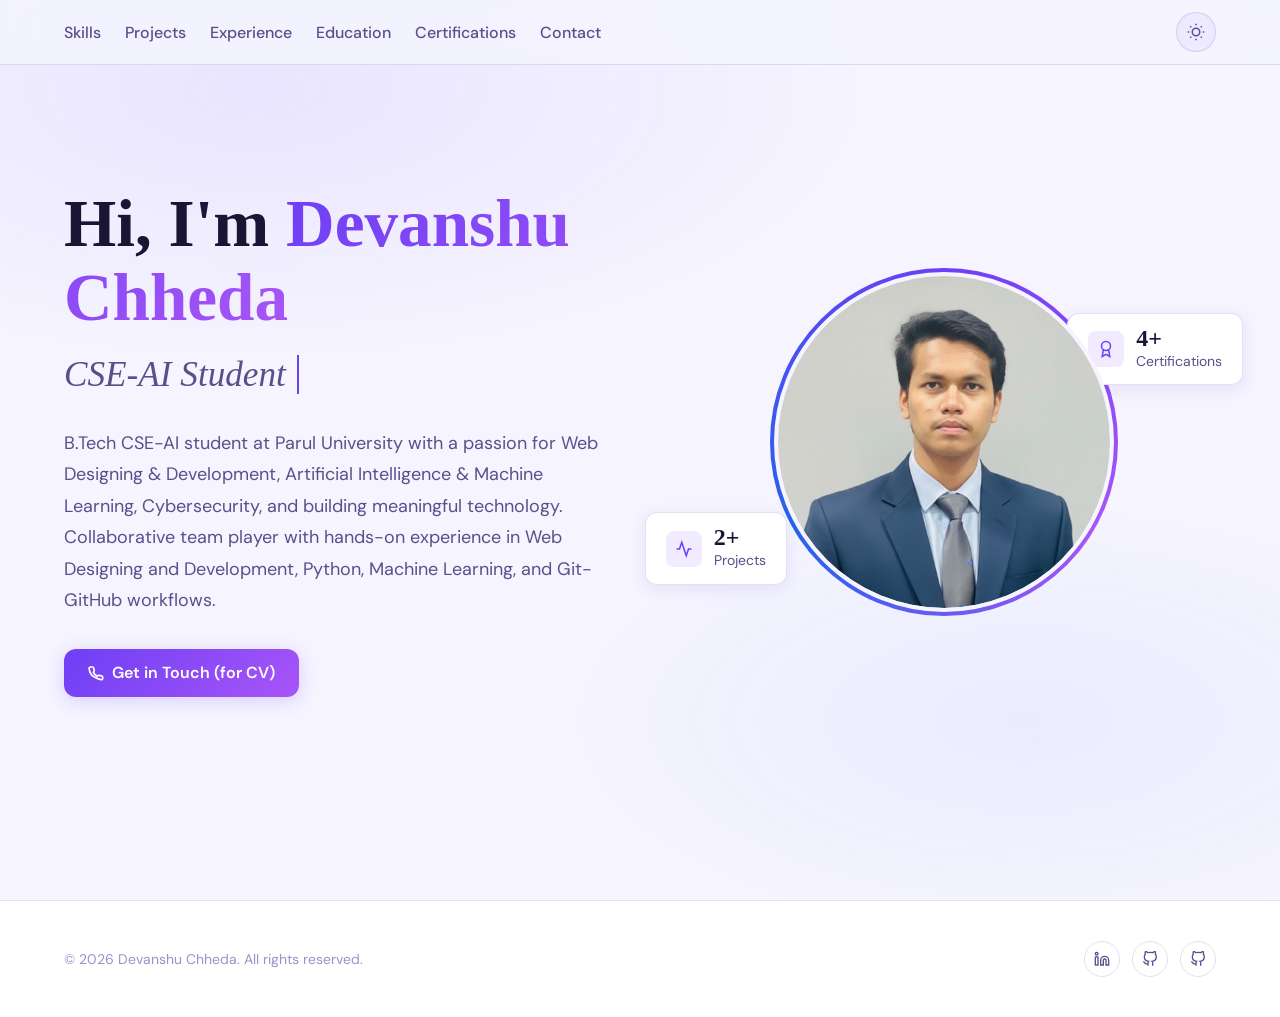
<file: index.html>
<!DOCTYPE html>
<html lang="en" data-theme="dark">
<head>
  <meta charset="UTF-8"/>
  <link rel="icon" href="data:image/svg+xml,<svg xmlns='http://www.w3.org/2000/svg'/>">
  <meta name="viewport" content="width=device-width, initial-scale=1.0"/>
  <meta name="description" content="Devanshu Chheda — B.Tech CSE-AI, Parul University. Portfolio website."/>
  <title>Devanshu Chheda — Portfolio</title>
  <link rel="preconnect" href="https://fonts.googleapis.com">
  <link rel="preconnect" href="https://fonts.gstatic.com" crossorigin>
  <link href="https://fonts.googleapis.com/css2?family=DM+Sans:wght@300..700&display=swap" rel="stylesheet">
  <link rel="stylesheet" href="css/tokens.css"/>
  <link rel="stylesheet" href="css/layout.css"/>
  <link rel="stylesheet" href="css/components.css"/>
</head>
<body>
  <a href="#main" class="sr-only">Skip to main content</a>

  <!-- ===== NAVBAR ===== -->
  <header class="navbar" role="banner">
    <nav class="navbar__inner" aria-label="Main navigation">

      <!-- Logo space: click to upload your logo image -->
      <!--<a href="index.html" class="navbar__logo" aria-label="Home">
        <div class="navbar__logo-img" id="logo-preview" role="button" tabindex="0" href="img\myDP.png">
          <div class="navbar__logo-placeholder">
            <svg width="22" height="22" viewBox="0 0 24 24" fill="none" stroke="currentColor" stroke-width="1.5">
              <rect x="3" y="3" width="18" height="18" rx="4"/>
              <path d="img\myDP.png"/>
            </svg>
          </div>
        </div>
        <input type="file" id="logo-upload" accept="image/*" aria-label="Upload logo"/> </a>--> 

      <!-- Desktop nav -->
      <ul class="nav-links" role="list">
        <li><a href="skills.html">Skills</a></li>
        <li><a href="projects.html">Projects</a></li>
        <li><a href="experience.html">Experience</a></li>
        <li><a href="education.html">Education</a></li>
        <li><a href="certifications.html">Certifications</a></li>
        <li><a href="contact.html">Contact</a></li>
      </ul>

      <div class="navbar__actions">
        <button class="theme-toggle" id="theme-toggle" aria-label="Toggle theme"></button>
        <button class="menu-btn" id="menu-btn" aria-label="Open menu" aria-expanded="false">
          <svg width="22" height="22" viewBox="0 0 24 24" fill="none" stroke="currentColor" stroke-width="2">
            <line x1="3" y1="6" x2="21" y2="6"/><line x1="3" y1="12" x2="21" y2="12"/><line x1="3" y1="18" x2="21" y2="18"/>
          </svg>
        </button>
      </div>
    </nav>
  </header>

  <!-- Mobile drawer -->
  <div class="mobile-nav" id="mobile-nav" role="dialog" aria-modal="true" aria-label="Mobile navigation">
    <button class="mobile-nav__close" id="nav-close" aria-label="Close menu">
      <svg width="20" height="20" viewBox="0 0 24 24" fill="none" stroke="currentColor" stroke-width="2">
        <line x1="18" y1="6" x2="6" y2="18"/><line x1="6" y1="6" x2="18" y2="18"/>
      </svg>
    </button>
    <a href="index.html#about">About</a>
    <a href="skills.html">Skills</a>
    <a href="projects.html">Projects</a>
    <a href="experience.html">Experience</a>
    <a href="education.html">Education</a>
    <a href="certifications.html">Certifications</a>
    <a href="contact.html">Contact</a>
  </div>

  <!-- ===== HERO ===== -->
  <main id="main">
    <section class="hero" id="about">
      <div class="container--wide">
        <div class="hero__grid">

          <!-- Text -->
          <div>
            <h1 class="hero__name">
              Hi, I'm <span class="hero__name-gradient">Devanshu Chheda</span>
            </h1>
            <p class="hero__title">
              <span id="typed-text"></span><span id="typed-cursor" style="border-right:2px solid var(--primary);margin-left:2px;">&nbsp;</span>
            </p>
            <p class="hero__bio">
              B.Tech CSE-AI student at Parul University with a passion for Web Designing & Development, Artificial Intelligence & Machine Learning, Cybersecurity, and building meaningful technology. Collaborative team player with hands-on experience in Web Designing and Development, Python, Machine Learning, and Git-GitHub workflows.
            </p>
            <div class="hero__cta-row">
              <a href="contact.html" class="btn btn--primary">
                <svg width="16" height="16" viewBox="0 0 24 24" fill="none" stroke="currentColor" stroke-width="2.5"><path d="M22 16.92v3a2 2 0 0 1-2.18 2 19.79 19.79 0 0 1-8.63-3.07A19.5 19.5 0 0 1 4.69 14 19.79 19.79 0 0 1 1.61 5.18 2 2 0 0 1 3.59 3h3a2 2 0 0 1 2 1.72c.127.96.361 1.903.7 2.81a2 2 0 0 1-.45 2.11L7.91 10.91a16 16 0 0 0 6 6l.92-.92a2 2 0 0 1 2.11-.45c.907.339 1.85.573 2.81.7A2 2 0 0 1 21.73 18z"/></svg>
                Get in Touch (for CV)
              </a>
            </div>
          </div>

          <!-- Photo ring -->
          <div class="hero__photo-wrap">
            <div class="hero__photo-ring">
              <div class="hero__photo-inner">
                <img src="img\myDP.png" alt="Devanshu Chheda"
                     width="340" height="340" loading="eager"
                     style="width:100%;height:100%;object-fit:cover;border-radius:50%;">
              </div>
            </div>

            <!-- Stat cards -->
            <div class="hero__stat hero__stat--1">
              <div class="stat-icon">
                <svg width="18" height="18" viewBox="0 0 24 24" fill="none" stroke="currentColor" stroke-width="2"><polyline points="22 12 18 12 15 21 9 3 6 12 2 12"/></svg>
              </div>
              <div>
                <div class="stat-num" data-target="3">0+</div>
                <div class="stat-label">Projects</div>
              </div>
            </div>

            <div class="hero__stat hero__stat--2">
              <div class="stat-icon">
                <svg width="18" height="18" viewBox="0 0 24 24" fill="none" stroke="currentColor" stroke-width="2"><circle cx="12" cy="8" r="6"/><path d="M15.477 12.89L17 22l-5-3-5 3 1.523-9.11"/></svg>
              </div>
              <div>
                <div class="stat-num" data-target="5">0+</div>
                <div class="stat-label">Certifications</div>
              </div>
            </div>
          </div>

        </div>
      </div>
    </section>
  </main>

  <!-- ===== FOOTER ===== -->
  <footer>
    <div class="container--wide footer__inner">
      <p class="footer__copy">© 2026 Devanshu Chheda. All rights reserved.</p>
      <div class="footer__socials">
        <a href="https://www.linkedin.com/in/devanshu-chheda-57a9bb286/" target="_blank" rel="noopener noreferrer" aria-label="LinkedIn">
          <svg width="16" height="16" viewBox="0 0 24 24" fill="none" stroke="currentColor" stroke-width="2"><path d="M16 8a6 6 0 0 1 6 6v7h-4v-7a2 2 0 0 0-4 0v7h-4v-7a6 6 0 0 1 6-6z"/><rect x="2" y="9" width="4" height="12"/><circle cx="4" cy="4" r="2"/></svg>
        </a>
        <a href="https://github.com/devanshuchheda06" target="_blank" rel="noopener noreferrer" aria-label="GitHub">
          <svg width="16" height="16" viewBox="0 0 24 24" fill="none" stroke="currentColor" stroke-width="2"><path d="M9 19c-5 1.5-5-2.5-7-3m14 6v-3.87a3.37 3.37 0 0 0-.94-2.61c3.14-.35 6.44-1.54 6.44-7A5.44 5.44 0 0 0 20 4.77 5.07 5.07 0 0 0 19.91 1S18.73.65 16 2.48a13.38 13.38 0 0 0-7 0C6.27.65 5.09 1 5.09 1A5.07 5.07 0 0 0 5 4.77a5.44 5.44 0 0 0-1.5 3.78c0 5.42 3.3 6.61 6.44 7A3.37 3.37 0 0 0 9 18.13V22"/></svg>
        </a>
        <a href="https://github.com/Devanshuhc29" target="_blank" rel="noopener noreferrer" aria-label="GitHub Alt">
          <svg width="16" height="16" viewBox="0 0 24 24" fill="none" stroke="currentColor" stroke-width="2"><path d="M9 19c-5 1.5-5-2.5-7-3m14 6v-3.87a3.37 3.37 0 0 0-.94-2.61c3.14-.35 6.44-1.54 6.44-7A5.44 5.44 0 0 0 20 4.77 5.07 5.07 0 0 0 19.91 1S18.73.65 16 2.48a13.38 13.38 0 0 0-7 0C6.27.65 5.09 1 5.09 1A5.07 5.07 0 0 0 5 4.77a5.44 5.44 0 0 0-1.5 3.78c0 5.42 3.3 6.61 6.44 7A3.37 3.37 0 0 0 9 18.13V22"/></svg>
        </a>
      </div>
    </div>
  </footer>

  <div class="toast-container" id="toast-container" aria-live="polite"></div>

  <script src="js/theme.js"></script>
  <script src="js/ui.js"></script>
</body>
</html>
</file>
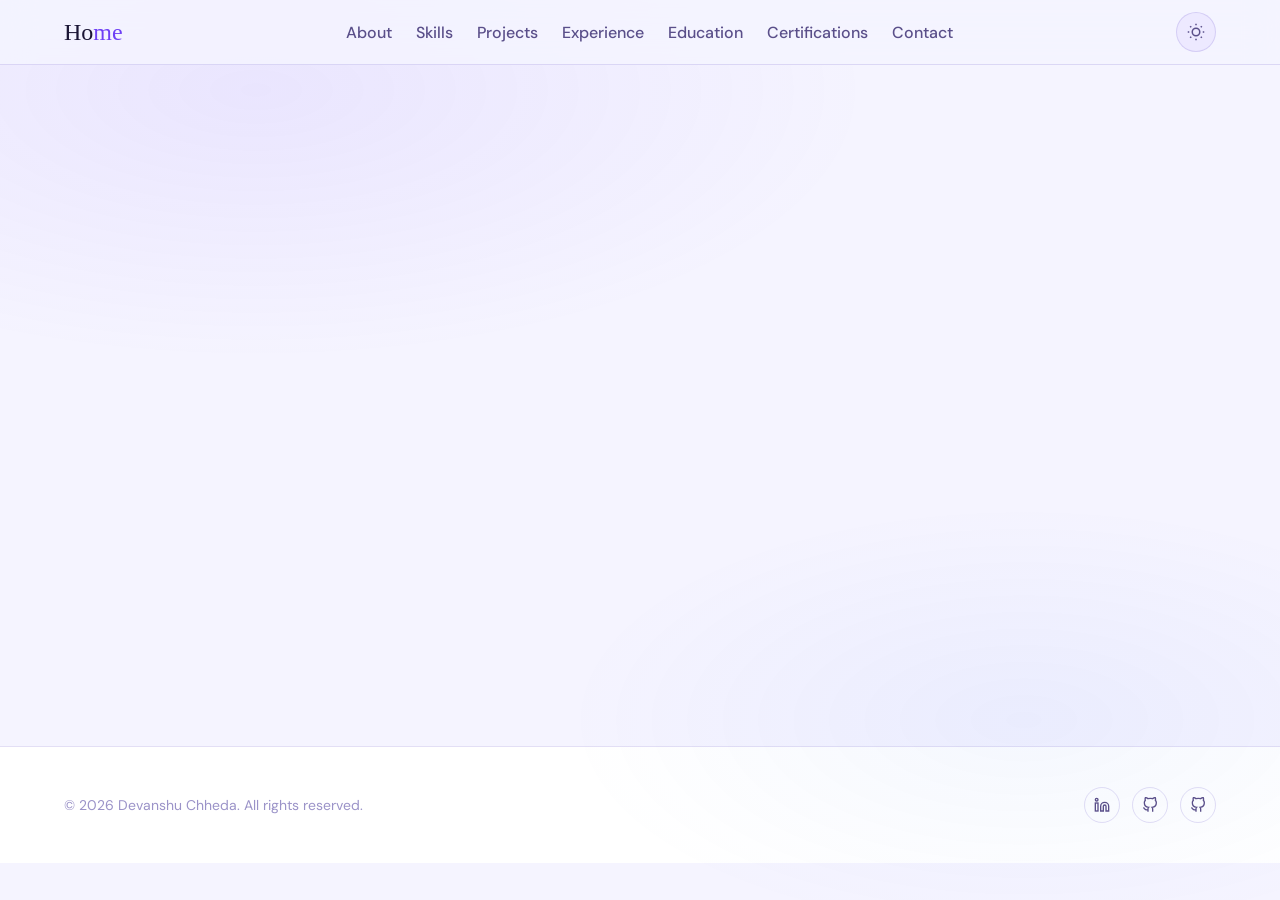
<file: certifications.html>
<!DOCTYPE html><html lang="en" data-theme="dark">
<head><meta charset="UTF-8"/><meta name="viewport" content="width=device-width, initial-scale=1.0"/>
<title>Certifications — Devanshu Chheda</title>
<link rel="icon" href="data:,">
<link rel="preconnect" href="https://fonts.googleapis.com"><link rel="preconnect" href="https://fonts.gstatic.com" crossorigin>
<link href="https://fonts.googleapis.com/css2?family=DM+Sans:wght@300..700&display=swap" rel="stylesheet">
<link rel="stylesheet" href="css/tokens.css"/><link rel="stylesheet" href="css/layout.css"/><link rel="stylesheet" href="css/components.css"/></head>
<body>
<a href="#main" class="sr-only">Skip to main content</a>
  <header class="navbar">
    <nav class="navbar__inner" aria-label="Main navigation">
      <a href="index.html" class="navbar__logo" aria-label="Home">
        <span>Ho<span class="accent">me</span></span>
      </a>
      <ul class="nav-links" role="list">
        <li><a href="index.html#about">About</a></li><li><a href="skills.html">Skills</a></li>
        <li><a href="projects.html">Projects</a></li><li><a href="experience.html">Experience</a></li>
        <li><a href="education.html">Education</a></li><li><a href="certifications.html">Certifications</a></li>
        <li><a href="contact.html">Contact</a></li>
      </ul>
      <div class="navbar__actions">
        <button class="theme-toggle" id="theme-toggle" aria-label="Toggle theme"></button>
        <button class="menu-btn" id="menu-btn" aria-label="Open menu">
          <svg width="22" height="22" viewBox="0 0 24 24" fill="none" stroke="currentColor" stroke-width="2"><line x1="3" y1="6" x2="21" y2="6"/><line x1="3" y1="12" x2="21" y2="12"/><line x1="3" y1="18" x2="21" y2="18"/></svg>
        </button>
      </div>
    </nav>
  </header>
  <div class="mobile-nav" id="mobile-nav" role="dialog" aria-modal="true">
    <button class="mobile-nav__close" id="nav-close" aria-label="Close menu"><svg width="20" height="20" viewBox="0 0 24 24" fill="none" stroke="currentColor" stroke-width="2"><line x1="18" y1="6" x2="6" y2="18"/><line x1="6" y1="6" x2="18" y2="18"/></svg></button>
    <a href="index.html#about">About</a><a href="skills.html">Skills</a><a href="projects.html">Projects</a>
    <a href="experience.html">Experience</a><a href="education.html">Education</a>
    <a href="certifications.html">Certifications</a><a href="contact.html">Contact</a>
  </div>
<main id="main" style="padding-top:80px;">
  <section>
    <div class="container--wide">
      <div class="section-header fade-in">
        <div class="section-header__eyebrow">Credentials</div>
        <h2>Certifications</h2>
      </div>
      <div class="certs-grid fade-in">
        <div class="cert-card"><div class="cert-card__icon"><svg width="22" height="22" viewBox="0 0 24 24" fill="none" stroke="currentColor" stroke-width="2"><circle cx="12" cy="8" r="6"/><path d="M15.477 12.89L17 22l-5-3-5 3 1.523-9.11"/></svg></div><div><div class="cert-card__name">AWS Community Builders, Microsoft Learn Student Ambassador, Google Developer Students Club - 7-days Bootcamp on Hotstar Clone using HTML, CSS & JS</div><div class="cert-card__issuer">DevTown</div><div class="cert-card__date"> March 2023</div></div></div>
        <div class="cert-card"><div class="cert-card__icon"><svg width="22" height="22" viewBox="0 0 24 24" fill="none" stroke="currentColor" stroke-width="2"><circle cx="12" cy="8" r="6"/><path d="M15.477 12.89L17 22l-5-3-5 3 1.523-9.11"/></svg></div><div><div class="cert-card__name">AWS Community Builders, Microsoft Learn Student Ambassador, Google Developer Students Club - 7-days Bootcamp on Backend Web Development using JS, Node.js and Express</div><div class="cert-card__issuer">DevTown</div><div class="cert-card__date">May 2023</div></div></div>
        <div class="cert-card"><div class="cert-card__icon"><svg width="22" height="22" viewBox="0 0 24 24" fill="none" stroke="currentColor" stroke-width="2"><circle cx="12" cy="8" r="6"/><path d="M15.477 12.89L17 22l-5-3-5 3 1.523-9.11"/></svg></div><div><div class="cert-card__name">AWS Community Builders, Google Developer Students Club - 7-days  Bootcamp on Python</div><div class="cert-card__issuer">DevTown</div><div class="cert-card__date">June 2023</div></div></div>
        <div class="cert-card"><div class="cert-card__icon"><svg width="22" height="22" viewBox="0 0 24 24" fill="none" stroke="currentColor" stroke-width="2"><circle cx="12" cy="8" r="6"/><path d="M15.477 12.89L17 22l-5-3-5 3 1.523-9.11"/></svg></div><div><div class="cert-card__name">Microsoft Learn Student Ambassador - 7-days Bootcamp on AWS Cloud Computing</div><div class="cert-card__issuer">DevTown</div><div class="cert-card__date">July 2023</div></div></div>
      </div>
    </div>
  </section>
</main>
  <footer>
    <div class="container--wide footer__inner">
      <p class="footer__copy">© 2026 Devanshu Chheda. All rights reserved.</p>
      <div class="footer__socials">
        <a href="https://www.linkedin.com/in/devanshu-chheda-57a9bb286/" target="_blank" rel="noopener noreferrer" aria-label="LinkedIn"><svg width="16" height="16" viewBox="0 0 24 24" fill="none" stroke="currentColor" stroke-width="2"><path d="M16 8a6 6 0 0 1 6 6v7h-4v-7a2 2 0 0 0-4 0v7h-4v-7a6 6 0 0 1 6-6z"/><rect x="2" y="9" width="4" height="12"/><circle cx="4" cy="4" r="2"/></svg></a>
        <a href="https://github.com/devanshuchheda06" target="_blank" rel="noopener noreferrer" aria-label="GitHub"><svg width="16" height="16" viewBox="0 0 24 24" fill="none" stroke="currentColor" stroke-width="2"><path d="M9 19c-5 1.5-5-2.5-7-3m14 6v-3.87a3.37 3.37 0 0 0-.94-2.61c3.14-.35 6.44-1.54 6.44-7A5.44 5.44 0 0 0 20 4.77 5.07 5.07 0 0 0 19.91 1S18.73.65 16 2.48a13.38 13.38 0 0 0-7 0C6.27.65 5.09 1 5.09 1A5.07 5.07 0 0 0 5 4.77a5.44 5.44 0 0 0-1.5 3.78c0 5.42 3.3 6.61 6.44 7A3.37 3.37 0 0 0 9 18.13V22"/></svg></a>
        <a href="https://github.com/Devanshuhc29" target="_blank" rel="noopener noreferrer" aria-label="GitHub Alt"><svg width="16" height="16" viewBox="0 0 24 24" fill="none" stroke="currentColor" stroke-width="2"><path d="M9 19c-5 1.5-5-2.5-7-3m14 6v-3.87a3.37 3.37 0 0 0-.94-2.61c3.14-.35 6.44-1.54 6.44-7A5.44 5.44 0 0 0 20 4.77 5.07 5.07 0 0 0 19.91 1S18.73.65 16 2.48a13.38 13.38 0 0 0-7 0C6.27.65 5.09 1 5.09 1A5.07 5.07 0 0 0 5 4.77a5.44 5.44 0 0 0-1.5 3.78c0 5.42 3.3 6.61 6.44 7A3.37 3.37 0 0 0 9 18.13V22"/></svg></a>
      </div>
    </div>
  </footer>
  <div class="toast-container" id="toast-container" aria-live="polite"></div>
  <script src="js/theme.js"></script><script src="js/ui.js"></script>
</body></html>
</file>
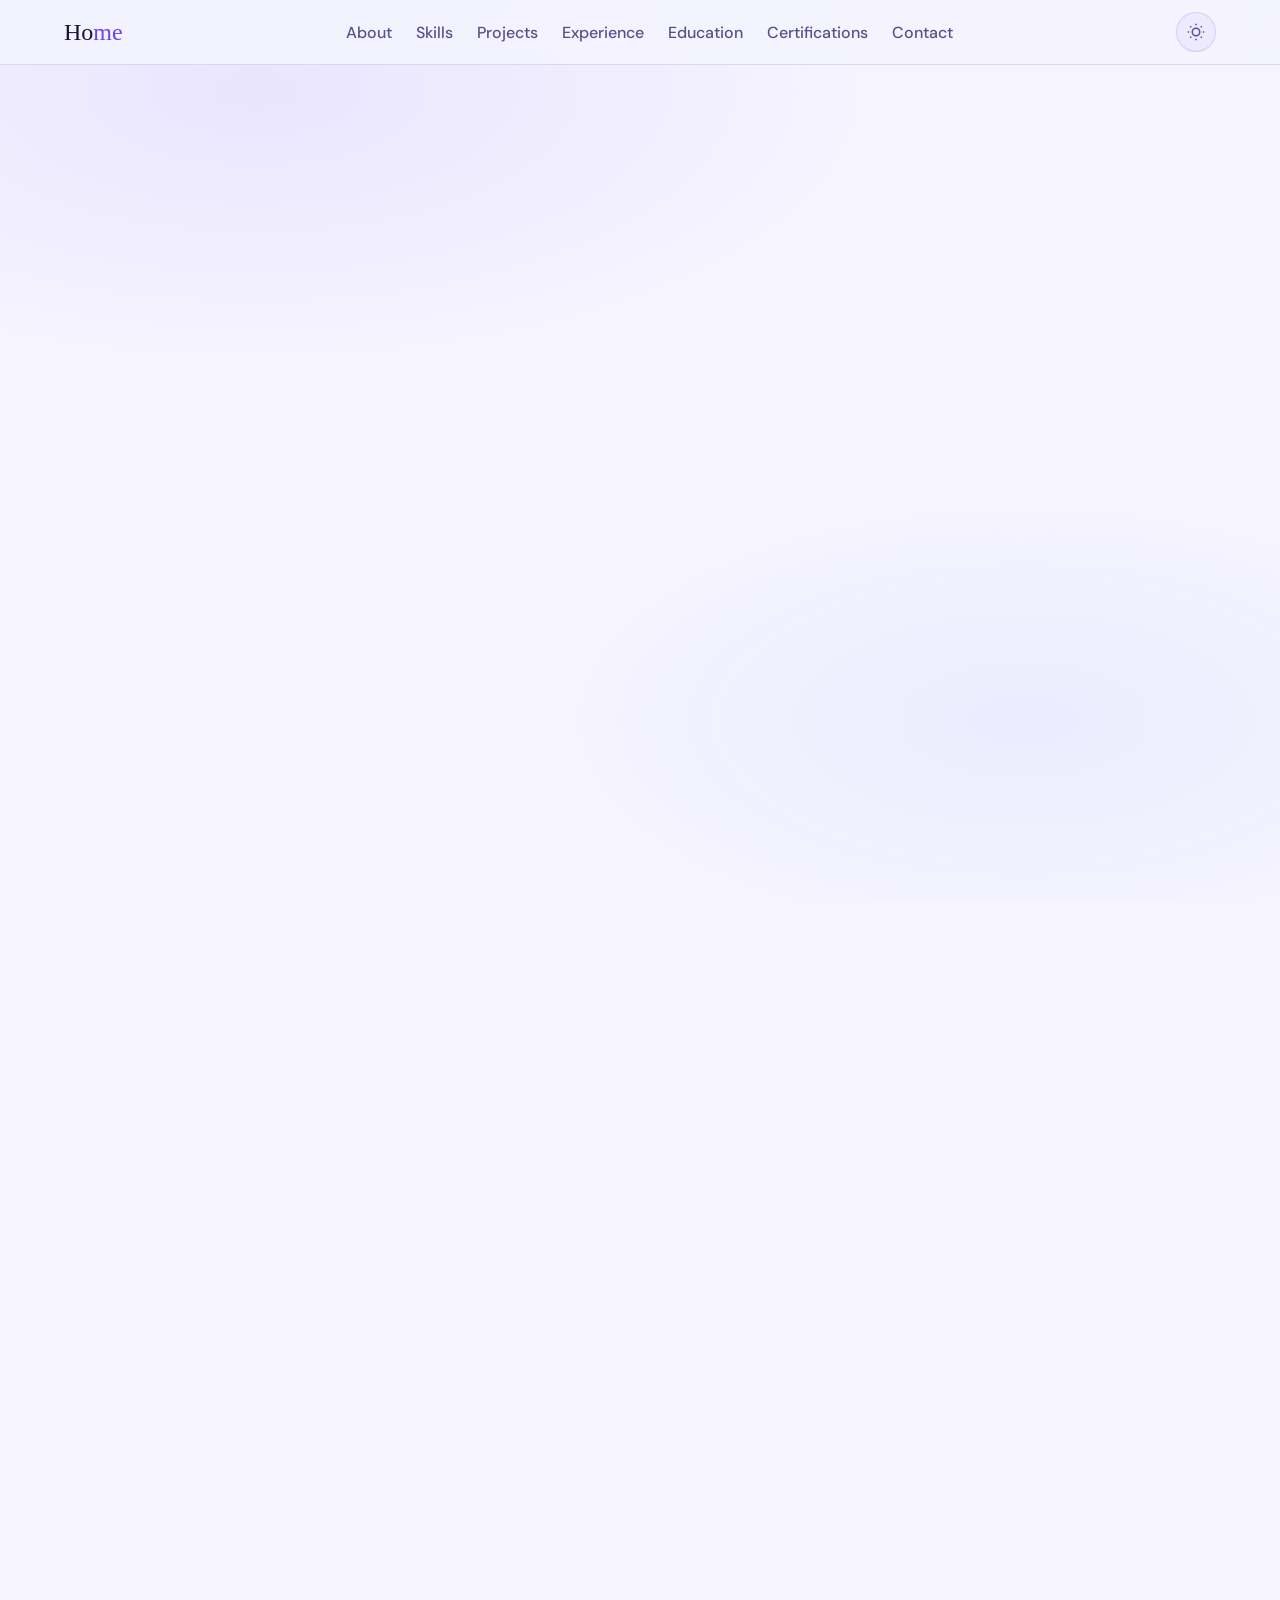
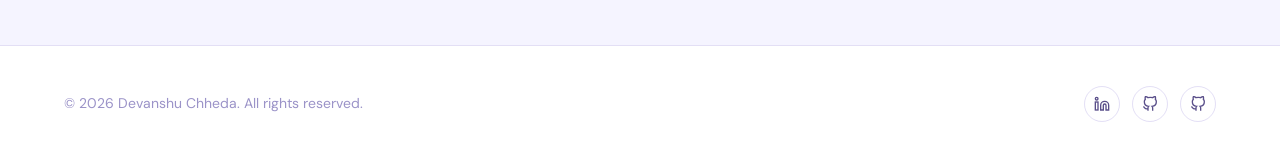
<file: contact.html>
<!DOCTYPE html><html lang="en" data-theme="dark">
<head><meta charset="UTF-8"/><meta name="viewport" content="width=device-width, initial-scale=1.0"/>
<title>Contact — Devanshu Chheda</title>
<link rel="icon" href="data:,">
<link rel="preconnect" href="https://fonts.googleapis.com"><link rel="preconnect" href="https://fonts.gstatic.com" crossorigin>
<link href="https://fonts.googleapis.com/css2?family=DM+Sans:wght@300..700&display=swap" rel="stylesheet">
<link rel="stylesheet" href="css/tokens.css"/><link rel="stylesheet" href="css/layout.css"/><link rel="stylesheet" href="css/components.css"/></head>
<body>
<a href="#main" class="sr-only">Skip to main content</a>
  <header class="navbar">
    <nav class="navbar__inner" aria-label="Main navigation">
      <a href="index.html" class="navbar__logo" aria-label="Home">
        <span>Ho<span class="accent">me</span></span>
      </a>
      <ul class="nav-links" role="list">
        <li><a href="index.html#about">About</a></li><li><a href="skills.html">Skills</a></li>
        <li><a href="projects.html">Projects</a></li><li><a href="experience.html">Experience</a></li>
        <li><a href="education.html">Education</a></li><li><a href="certifications.html">Certifications</a></li>
        <li><a href="contact.html">Contact</a></li>
      </ul>
      <div class="navbar__actions">
        <button class="theme-toggle" id="theme-toggle" aria-label="Toggle theme"></button>
        <button class="menu-btn" id="menu-btn" aria-label="Open menu">
          <svg width="22" height="22" viewBox="0 0 24 24" fill="none" stroke="currentColor" stroke-width="2"><line x1="3" y1="6" x2="21" y2="6"/><line x1="3" y1="12" x2="21" y2="12"/><line x1="3" y1="18" x2="21" y2="18"/></svg>
        </button>
      </div>
    </nav>
  </header>
  <div class="mobile-nav" id="mobile-nav" role="dialog" aria-modal="true">
    <button class="mobile-nav__close" id="nav-close" aria-label="Close menu"><svg width="20" height="20" viewBox="0 0 24 24" fill="none" stroke="currentColor" stroke-width="2"><line x1="18" y1="6" x2="6" y2="18"/><line x1="6" y1="6" x2="18" y2="18"/></svg></button>
    <a href="index.html#about">About</a><a href="skills.html">Skills</a><a href="projects.html">Projects</a>
    <a href="experience.html">Experience</a><a href="education.html">Education</a>
    <a href="certifications.html">Certifications</a><a href="contact.html">Contact</a>
  </div>
<main id="main" style="padding-top:80px;">
  <section>
    <div class="container--wide">
      <div class="section-header fade-in">
        <div class="section-header__eyebrow">Reach Out</div>
        <h2>Contact Details</h2>
        <p>Click any field to connect with me.</p>
      </div>

      <div class="contact-card fade-in">
        <!-- Info grid -->
        <div class="contact-grid">

          <div class="contact-item">
            <div class="contact-item__icon">
              <svg width="20" height="20" viewBox="0 0 24 24" fill="none" stroke="currentColor" stroke-width="2"><path d="M4 4h16c1.1 0 2 .9 2 2v12c0 1.1-.9 2-2 2H4c-1.1 0-2-.9-2-2V6c0-1.1.9-2 2-2z"/><polyline points="22,6 12,13 2,6"/></svg>
            </div>
            <div>
              <div class="contact-item__label">Email</div>
              <div class="contact-item__value" data-editable="Email" contenteditable="true" spellcheck="false"> <a href="mailto:devanshuhc29@outlook.com?subject=Hello">devanshuhc29@outlook.com</a></div>
            </div>
          </div>

          <div class="contact-item">
            <div class="contact-item__icon">
              <svg width="20" height="20" viewBox="0 0 24 24" fill="none" stroke="currentColor" stroke-width="2"><path d="M22 16.92v3a2 2 0 0 1-2.18 2 19.79 19.79 0 0 1-8.63-3.07A19.5 19.5 0 0 1 4.69 14 19.79 19.79 0 0 1 1.61 5.18 2 2 0 0 1 3.59 3h3a2 2 0 0 1 2 1.72c.127.96.361 1.903.7 2.81a2 2 0 0 1-.45 2.11L7.91 10.91a16 16 0 0 0 6 6l.92-.92a2 2 0 0 1 2.11-.45c.907.339 1.85.573 2.81.7A2 2 0 0 1 21.73 18z"/></svg>
            </div>
            <div>
              <div class="contact-item__label">Phone</div>
              <div class="contact-item__value" data-editable="Phone" contenteditable="true" spellcheck="false">+91 91724 00503</div>
            </div>
          </div>

          <div class="contact-item">
            <div class="contact-item__icon">
              <svg width="20" height="20" viewBox="0 0 24 24" fill="none" stroke="currentColor" stroke-width="2"><path d="M21 10c0 7-9 13-9 13s-9-6-9-13a9 9 0 0 1 18 0z"/><circle cx="12" cy="10" r="3"/></svg>
            </div>
            <div>
              <div class="contact-item__label">Location</div>
              <div class="contact-item__value">Gujarat, IN | Maharashtra, IN</div>
            </div>
          </div>
        </div>

        <!-- =====================================================
             RESPONSIVE SOCIAL / PROFILE LINK ROWS
        ===================================================== -->
        <div class="link-rows">

          <!-- LinkedIn -->
          <div class="link-row">
            <div class="link-row__icon">
              <svg width="20" height="20" viewBox="0 0 24 24" fill="none" stroke="currentColor" stroke-width="2"><path d="M16 8a6 6 0 0 1 6 6v7h-4v-7a2 2 0 0 0-4 0v7h-4v-7a6 6 0 0 1 6-6z"/><rect x="2" y="9" width="4" height="12"/><circle cx="4" cy="4" r="2"/></svg>
            </div>
            <div class="link-row__meta">
              <div class="link-row__platform">LinkedIn</div>
              <div class="link-row__url">Devanshu Chheda</div>
            </div>
            <a href="https://www.linkedin.com/in/devanshu-chheda-57a9bb286/" target="_blank" rel="noopener noreferrer"
               class="btn btn--ghost" style="flex-shrink:0;" aria-label="Open LinkedIn profile">
              View Profile
              <svg class="link-row__arrow" width="14" height="14" viewBox="0 0 24 24" fill="none" stroke="currentColor" stroke-width="2.5"><line x1="7" y1="17" x2="17" y2="7"/><polyline points="7 7 17 7 17 17"/></svg>
            </a>
          </div>

          <!-- GitHub (main) -->
          <div class="link-row">
            <div class="link-row__icon">
              <svg width="20" height="20" viewBox="0 0 24 24" fill="none" stroke="currentColor" stroke-width="2"><path d="M9 19c-5 1.5-5-2.5-7-3m14 6v-3.87a3.37 3.37 0 0 0-.94-2.61c3.14-.35 6.44-1.54 6.44-7A5.44 5.44 0 0 0 20 4.77 5.07 5.07 0 0 0 19.91 1S18.73.65 16 2.48a13.38 13.38 0 0 0-7 0C6.27.65 5.09 1 5.09 1A5.07 5.07 0 0 0 5 4.77a5.44 5.44 0 0 0-1.5 3.78c0 5.42 3.3 6.61 6.44 7A3.37 3.37 0 0 0 9 18.13V22"/></svg>
            </div>
            <div class="link-row__meta">
              <div class="link-row__platform">GitHub (main) · Devanshu Chheda</div>
              <div class="link-row__url">github.com/Devanshuhc29</div>
            </div>
            <a href="https://github.com/Devanshuhc29" target="_blank" rel="noopener noreferrer"
               class="btn btn--ghost" style="flex-shrink:0;" aria-label="Open GitHub profile devanshuchheda06">
              View Profile
              <svg class="link-row__arrow" width="14" height="14" viewBox="0 0 24 24" fill="none" stroke="currentColor" stroke-width="2.5"><line x1="7" y1="17" x2="17" y2="7"/><polyline points="7 7 17 7 17 17"/></svg>
            </a>
          </div>

          <!-- GitHub (Devanshuhc29) -->
          <div class="link-row">
            <div class="link-row__icon">
              <svg width="20" height="20" viewBox="0 0 24 24" fill="none" stroke="currentColor" stroke-width="2"><path d="M9 19c-5 1.5-5-2.5-7-3m14 6v-3.87a3.37 3.37 0 0 0-.94-2.61c3.14-.35 6.44-1.54 6.44-7A5.44 5.44 0 0 0 20 4.77 5.07 5.07 0 0 0 19.91 1S18.73.65 16 2.48a13.38 13.38 0 0 0-7 0C6.27.65 5.09 1 5.09 1A5.07 5.07 0 0 0 5 4.77a5.44 5.44 0 0 0-1.5 3.78c0 5.42 3.3 6.61 6.44 7A3.37 3.37 0 0 0 9 18.13V22"/></svg>
            </div>
            <div class="link-row__meta">
              <div class="link-row__platform">GitHub (class-work) · Devanshu Chheda</div>
              <div class="link-row__url">github.com/devanshuchheda06</div>
            </div>
            <a href="https://github.com/devanshuchheda06" target="_blank" rel="noopener noreferrer"
               class="btn btn--ghost" style="flex-shrink:0;" aria-label="Open GitHub profile Devanshuhc29">
              View Profile
              <svg class="link-row__arrow" width="14" height="14" viewBox="0 0 24 24" fill="none" stroke="currentColor" stroke-width="2.5"><line x1="7" y1="17" x2="17" y2="7"/><polyline points="7 7 17 7 17 17"/></svg>
            </a>
          </div>

        </div><!-- /link-rows -->
      </div><!-- /contact-card -->
    </div>
  </section>
</main>
<!-- Contact Form -->
<div class="container--wide" style="margin-top: var(--sp-8);">
  <form name="contact" method="POST" data-netlify="true" class="contact-form fade-in"
    onsubmit="handleContactSubmit(event)">
    <input type="hidden" name="form-name" value="contact">

    <div class="form-header">
      <div class="section-header__eyebrow">Get In Touch</div>
      <h3 style="font-size:var(--text-xl); margin-bottom:var(--sp-2);">Send Me a Message</h3>
      <p style="color:var(--text-muted); margin-bottom:var(--sp-6);">I'll get back to you as soon as possible.</p>
    </div>

    <div class="form-row">
      <div class="form-group">
        <label for="name">Full Name</label>
        <input type="text" id="name" name="name" placeholder="Your full name" required autocomplete="name"/>
      </div>
      <div class="form-group">
        <label for="email">Email Address</label>
        <input type="email" id="email" name="email" placeholder="your@email.com" required autocomplete="email"/>
      </div>
    </div>

    <div class="form-group">
      <label for="subject">Subject</label>
      <input type="text" id="subject" name="subject" placeholder="What is this about?" required/>
    </div>

    <div class="form-group">
      <label for="message">Message</label>
      <textarea id="message" name="message" rows="5" placeholder="Write your message here..." required></textarea>
    </div>

    <button type="submit" class="btn btn--primary form-submit">
      Send Message
      <svg width="16" height="16" viewBox="0 0 24 24" fill="none" stroke="currentColor" stroke-width="2.5">
        <line x1="22" y1="2" x2="11" y2="13"/>
        <polygon points="22 2 15 22 11 13 2 9 22 2"/>
      </svg>
    </button>
  </form>
</div>
  <footer>
    <div class="container--wide footer__inner">
      <p class="footer__copy">© 2026 Devanshu Chheda. All rights reserved.</p>
      <div class="footer__socials">
        <a href="https://www.linkedin.com/in/devanshu-chheda-57a9bb286/" target="_blank" rel="noopener noreferrer" aria-label="LinkedIn"><svg width="16" height="16" viewBox="0 0 24 24" fill="none" stroke="currentColor" stroke-width="2"><path d="M16 8a6 6 0 0 1 6 6v7h-4v-7a2 2 0 0 0-4 0v7h-4v-7a6 6 0 0 1 6-6z"/><rect x="2" y="9" width="4" height="12"/><circle cx="4" cy="4" r="2"/></svg></a>
        <a href="https://github.com/devanshuchheda06" target="_blank" rel="noopener noreferrer" aria-label="GitHub"><svg width="16" height="16" viewBox="0 0 24 24" fill="none" stroke="currentColor" stroke-width="2"><path d="M9 19c-5 1.5-5-2.5-7-3m14 6v-3.87a3.37 3.37 0 0 0-.94-2.61c3.14-.35 6.44-1.54 6.44-7A5.44 5.44 0 0 0 20 4.77 5.07 5.07 0 0 0 19.91 1S18.73.65 16 2.48a13.38 13.38 0 0 0-7 0C6.27.65 5.09 1 5.09 1A5.07 5.07 0 0 0 5 4.77a5.44 5.44 0 0 0-1.5 3.78c0 5.42 3.3 6.61 6.44 7A3.37 3.37 0 0 0 9 18.13V22"/></svg></a>
        <a href="https://github.com/Devanshuhc29" target="_blank" rel="noopener noreferrer" aria-label="GitHub Alt"><svg width="16" height="16" viewBox="0 0 24 24" fill="none" stroke="currentColor" stroke-width="2"><path d="M9 19c-5 1.5-5-2.5-7-3m14 6v-3.87a3.37 3.37 0 0 0-.94-2.61c3.14-.35 6.44-1.54 6.44-7A5.44 5.44 0 0 0 20 4.77 5.07 5.07 0 0 0 19.91 1S18.73.65 16 2.48a13.38 13.38 0 0 0-7 0C6.27.65 5.09 1 5.09 1A5.07 5.07 0 0 0 5 4.77a5.44 5.44 0 0 0-1.5 3.78c0 5.42 3.3 6.61 6.44 7A3.37 3.37 0 0 0 9 18.13V22"/></svg></a>
      </div>
    </div>
  </footer>
  <div class="toast-container" id="toast-container" aria-live="polite"></div>
  <script>
    async function handleContactSubmit(e) {
      e.preventDefault();
      const form = e.target;
      const btn = form.querySelector('.form-submit');
      btn.disabled = true;
      btn.textContent = 'Sending...';

      const data = new FormData(form);

      try {
        await fetch('/', {
          method: 'POST',
          headers: { 'Content-Type': 'application/x-www-form-urlencoded' },
          body: new URLSearchParams(data).toString()
        });

        // Show success message
        form.innerHTML = `
            <div style="text-align:center; padding: var(--sp-12) var(--sp-8);">
              <svg width="56" height="56" viewBox="0 0 24 24" fill="none" stroke="var(--color-primary)" stroke-width="2" style="margin:0 auto var(--sp-4);display:block;"><path d="M22 11.08V12a10 10 0 1 1-5.93-9.14"/><polyline points="22 4 12 14.01 9 11.01"/></svg>
              <h3 style="font-size:var(--text-xl); margin-bottom:var(--sp-2);">Message Sent! 🎉</h3>
              <p style="color:var(--text-muted);">Thanks for reaching out. I'll get back to you as soon as possible.</p>
            </div>`;
      } catch (err) {
        btn.disabled = false;
        btn.textContent = 'Send Message';
        alert('Something went wrong. Please try again!');
      }
    }
  </script>
  <script src="js/theme.js"></script>
  <script src="js/ui.js"></script>
  <script src="js/theme.js"></script><script src="js/ui.js"></script>
</body></html>
</file>
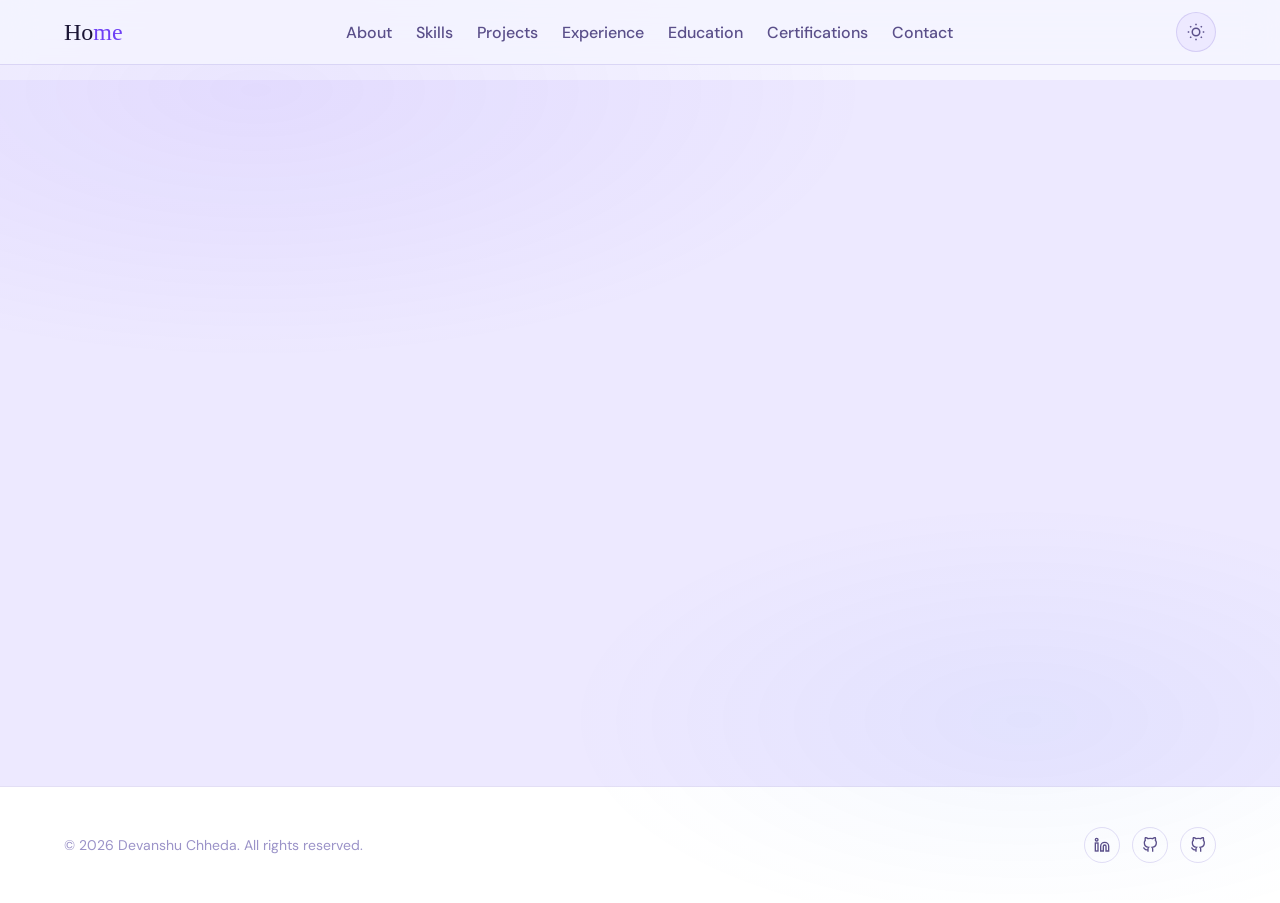
<file: education.html>
<!DOCTYPE html><html lang="en" data-theme="dark">
<head><meta charset="UTF-8"/><meta name="viewport" content="width=device-width, initial-scale=1.0"/>
<title>Education — Devanshu Chheda</title>
<link rel="icon" href="data:,">
<link rel="preconnect" href="https://fonts.googleapis.com"><link rel="preconnect" href="https://fonts.gstatic.com" crossorigin>
<link href="https://fonts.googleapis.com/css2?family=DM+Sans:wght@300..700&display=swap" rel="stylesheet">
<link rel="stylesheet" href="css/tokens.css"/><link rel="stylesheet" href="css/layout.css"/><link rel="stylesheet" href="css/components.css"/></head>
<body>
<a href="#main" class="sr-only">Skip to main content</a>
  <header class="navbar">
    <nav class="navbar__inner" aria-label="Main navigation">
      <a href="index.html" class="navbar__logo" aria-label="Home">
        <span>Ho<span class="accent">me</span></span>
      </a>
      <ul class="nav-links" role="list">
        <li><a href="index.html#about">About</a></li><li><a href="skills.html">Skills</a></li>
        <li><a href="projects.html">Projects</a></li><li><a href="experience.html">Experience</a></li>
        <li><a href="education.html">Education</a></li><li><a href="certifications.html">Certifications</a></li>
        <li><a href="contact.html">Contact</a></li>
      </ul>
      <div class="navbar__actions">
        <button class="theme-toggle" id="theme-toggle" aria-label="Toggle theme"></button>
        <button class="menu-btn" id="menu-btn" aria-label="Open menu">
          <svg width="22" height="22" viewBox="0 0 24 24" fill="none" stroke="currentColor" stroke-width="2"><line x1="3" y1="6" x2="21" y2="6"/><line x1="3" y1="12" x2="21" y2="12"/><line x1="3" y1="18" x2="21" y2="18"/></svg>
        </button>
      </div>
    </nav>
  </header>
  <div class="mobile-nav" id="mobile-nav" role="dialog" aria-modal="true">
    <button class="mobile-nav__close" id="nav-close" aria-label="Close menu"><svg width="20" height="20" viewBox="0 0 24 24" fill="none" stroke="currentColor" stroke-width="2"><line x1="18" y1="6" x2="6" y2="18"/><line x1="6" y1="6" x2="18" y2="18"/></svg></button>
    <a href="index.html#about">About</a><a href="skills.html">Skills</a><a href="projects.html">Projects</a>
    <a href="experience.html">Experience</a><a href="education.html">Education</a>
    <a href="certifications.html">Certifications</a><a href="contact.html">Contact</a>
  </div>
<main id="main" style="padding-top:80px;">
  <section class="alt-bg">
    <div class="container--wide">
      <div class="section-header fade-in">
        <div class="section-header__eyebrow">Academic Background</div>
        <h2>Education</h2>
      </div>
      <div class="edu-grid fade-in">
        <div class="edu-card">
          <div class="edu-card__icon"><svg width="24" height="24" viewBox="0 0 24 24" fill="none" stroke="currentColor" stroke-width="2"><path d="M22 10v6M2 10l10-5 10 5-10 5z"/><path d="M6 12v5c3 3 9 3 12 0v-5"/></svg></div>
          <div class="edu-card__degree">B.Tech in Computer Science Engineering (AI)</div>
          <div class="edu-card__school">Parul University, Vadodara, Gujarat, India</div>
          <div class="edu-card__meta">2025 (Ongoing)</div>
          <!--
          <div class="edu-card__gpa"><svg width="14" height="14" viewBox="0 0 24 24" fill="none" stroke="currentColor" stroke-width="2.5"><polyline points="20 6 9 17 4 12"/></svg> CGPA: —</div> -->
        </div>
        <div class="edu-card">
          <div class="edu-card__icon"><svg width="24" height="24" viewBox="0 0 24 24" fill="none" stroke="currentColor" stroke-width="2"><path d="M22 10v6M2 10l10-5 10 5-10 5z"/><path d="M6 12v5c3 3 9 3 12 0v-5"/></svg></div>
          <div class="edu-card__degree">Diploma in Blockchain Technology (1-year Dual Degree)</div>
          <div class="edu-card__school">Parul University, Vadodara, Gujarat, India</div>
          <div class="edu-card__meta">2025 (Ongoing)</div>
        </div>
        <div class="edu-card">
          <div class="edu-card__icon"><svg width="24" height="24" viewBox="0 0 24 24" fill="none" stroke="currentColor" stroke-width="2"><rect x="3" y="3" width="18" height="18" rx="2"/><line x1="3" y1="9" x2="21" y2="9"/><line x1="9" y1="21" x2="9" y2="9"/></svg></div>
          <div class="edu-card__degree">Higher Secondary (12th - Science)</div>
          <div class="edu-card__school">Padmabhushan Balasaheb Bharde Junior College, Shevgaon, Ahilyanagar, Maharashtra, India</div>
          <div class="edu-card__meta">2022 – 2023 · Maharashtra State Board</div>
          <div class="edu-card__gpa"><svg width="14" height="14" viewBox="0 0 24 24" fill="none" stroke="currentColor" stroke-width="2.5"><polyline points="20 6 9 17 4 12"/></svg> Percentage: 81.67%</div>
        </div>
        <div class="edu-card">
          <div class="edu-card__icon"><svg width="24" height="24" viewBox="0 0 24 24" fill="none" stroke="currentColor" stroke-width="2"><path d="M2 3h6a4 4 0 0 1 4 4v14a3 3 0 0 0-3-3H2z"/><path d="M22 3h-6a4 4 0 0 0-4 4v14a3 3 0 0 1 3-3h7z"/></svg></div>
          <div class="edu-card__degree">Secondary (10th)</div>
          <div class="edu-card__school">Padmabhushan Balasaheb Bharde Highschool, Shevgaon, Ahilyanagar, Maharashtra, India</div>
          <div class="edu-card__meta">2020 – 2021 · Maharashtra State Board</div>
          <div class="edu-card__gpa"><svg width="14" height="14" viewBox="0 0 24 24" fill="none" stroke="currentColor" stroke-width="2.5"><polyline points="20 6 9 17 4 12"/></svg> Percentage: 99.00%</div>
        </div>
      </div>
    </div>
  </section>
</main>
  <footer>
    <div class="container--wide footer__inner">
      <p class="footer__copy">© 2026 Devanshu Chheda. All rights reserved.</p>
      <div class="footer__socials">
        <a href="https://www.linkedin.com/in/devanshu-chheda-57a9bb286/" target="_blank" rel="noopener noreferrer" aria-label="LinkedIn"><svg width="16" height="16" viewBox="0 0 24 24" fill="none" stroke="currentColor" stroke-width="2"><path d="M16 8a6 6 0 0 1 6 6v7h-4v-7a2 2 0 0 0-4 0v7h-4v-7a6 6 0 0 1 6-6z"/><rect x="2" y="9" width="4" height="12"/><circle cx="4" cy="4" r="2"/></svg></a>
        <a href="https://github.com/devanshuchheda06" target="_blank" rel="noopener noreferrer" aria-label="GitHub"><svg width="16" height="16" viewBox="0 0 24 24" fill="none" stroke="currentColor" stroke-width="2"><path d="M9 19c-5 1.5-5-2.5-7-3m14 6v-3.87a3.37 3.37 0 0 0-.94-2.61c3.14-.35 6.44-1.54 6.44-7A5.44 5.44 0 0 0 20 4.77 5.07 5.07 0 0 0 19.91 1S18.73.65 16 2.48a13.38 13.38 0 0 0-7 0C6.27.65 5.09 1 5.09 1A5.07 5.07 0 0 0 5 4.77a5.44 5.44 0 0 0-1.5 3.78c0 5.42 3.3 6.61 6.44 7A3.37 3.37 0 0 0 9 18.13V22"/></svg></a>
        <a href="https://github.com/Devanshuhc29" target="_blank" rel="noopener noreferrer" aria-label="GitHub Alt"><svg width="16" height="16" viewBox="0 0 24 24" fill="none" stroke="currentColor" stroke-width="2"><path d="M9 19c-5 1.5-5-2.5-7-3m14 6v-3.87a3.37 3.37 0 0 0-.94-2.61c3.14-.35 6.44-1.54 6.44-7A5.44 5.44 0 0 0 20 4.77 5.07 5.07 0 0 0 19.91 1S18.73.65 16 2.48a13.38 13.38 0 0 0-7 0C6.27.65 5.09 1 5.09 1A5.07 5.07 0 0 0 5 4.77a5.44 5.44 0 0 0-1.5 3.78c0 5.42 3.3 6.61 6.44 7A3.37 3.37 0 0 0 9 18.13V22"/></svg></a>
      </div>
    </div>
  </footer>
  <div class="toast-container" id="toast-container" aria-live="polite"></div>
  <script src="js/theme.js"></script><script src="js/ui.js"></script>
</body></html>
</file>
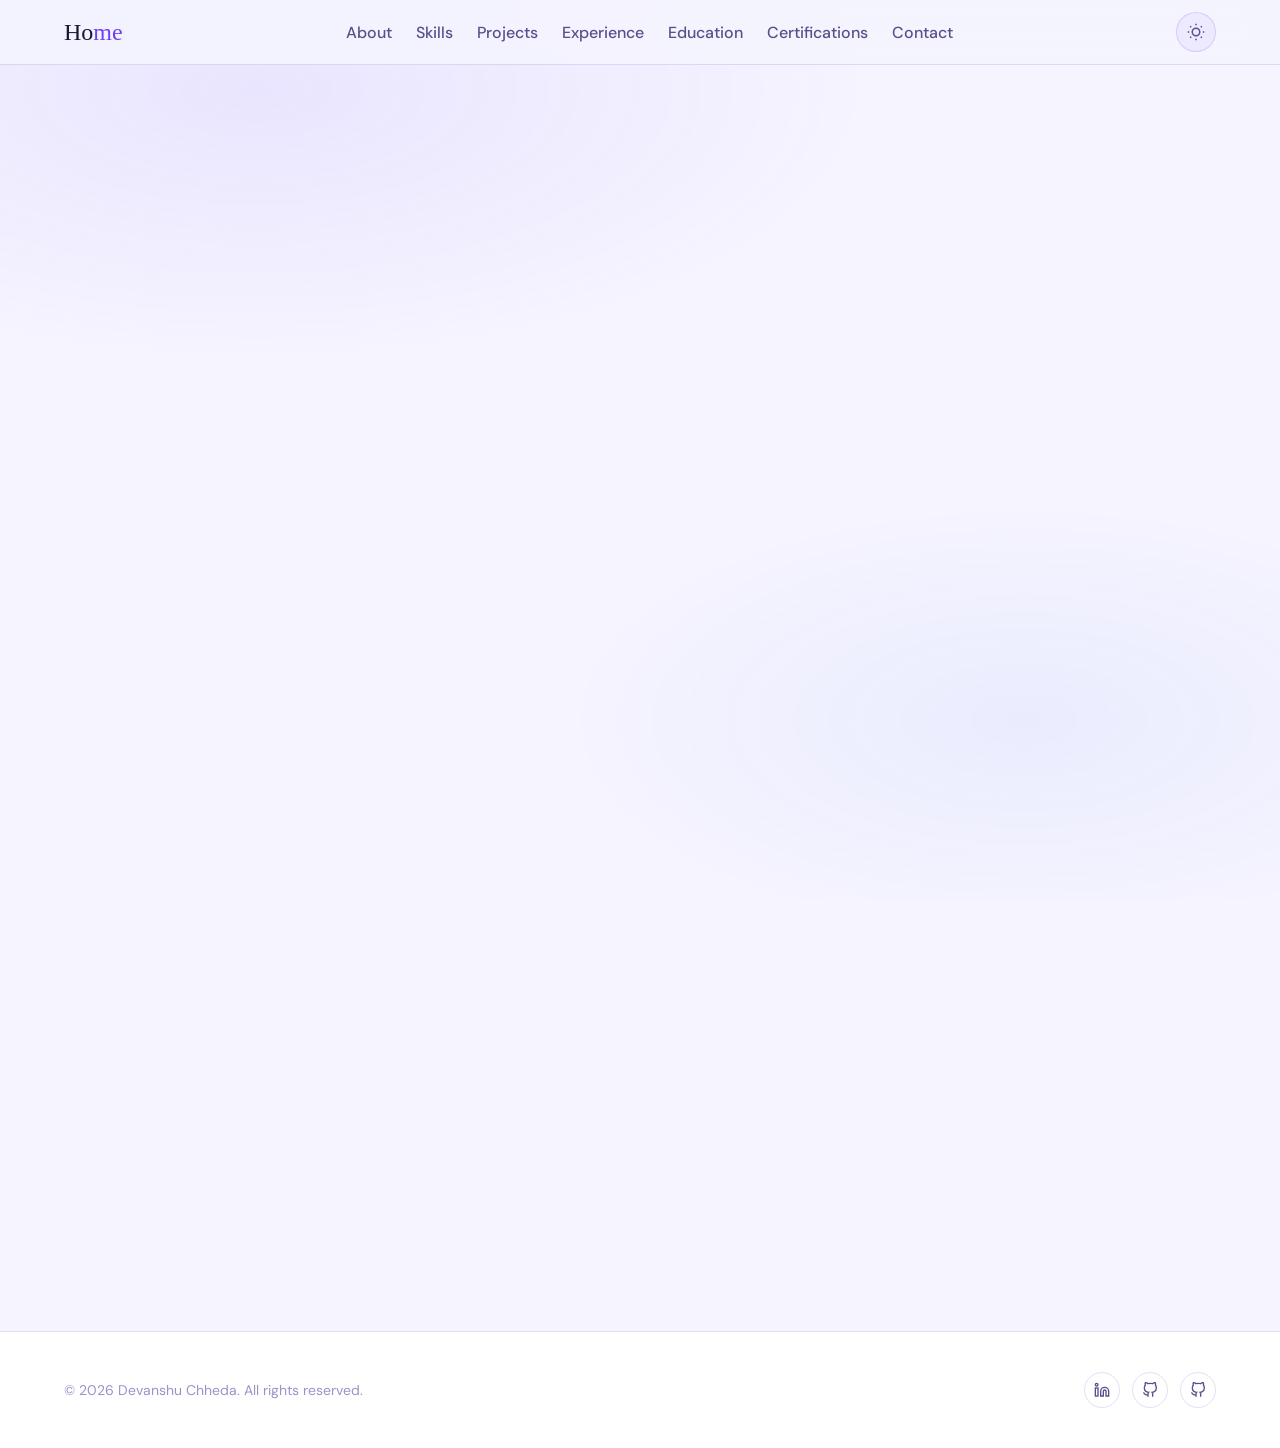
<file: experience.html>
<!DOCTYPE html><html lang="en" data-theme="dark">
<head><meta charset="UTF-8"/><meta name="viewport" content="width=device-width, initial-scale=1.0"/>
<title>Experience — Devanshu Chheda</title>
<link rel="icon" href="data:,">
<link rel="preconnect" href="https://fonts.googleapis.com"><link rel="preconnect" href="https://fonts.gstatic.com" crossorigin>
<link href="https://fonts.googleapis.com/css2?family=DM+Sans:wght@300..700&display=swap" rel="stylesheet">
<link rel="stylesheet" href="css/tokens.css"/><link rel="stylesheet" href="css/layout.css"/><link rel="stylesheet" href="css/components.css"/></head>
<body>
<a href="#main" class="sr-only">Skip to main content</a>
  <header class="navbar">
    <nav class="navbar__inner" aria-label="Main navigation">
      <a href="index.html" class="navbar__logo" aria-label="Home">
        <span>Ho<span class="accent">me</span></span>
      </a>
      <ul class="nav-links" role="list">
        <li><a href="index.html#about">About</a></li><li><a href="skills.html">Skills</a></li>
        <li><a href="projects.html">Projects</a></li><li><a href="experience.html">Experience</a></li>
        <li><a href="education.html">Education</a></li><li><a href="certifications.html">Certifications</a></li>
        <li><a href="contact.html">Contact</a></li>
      </ul>
      <div class="navbar__actions">
        <button class="theme-toggle" id="theme-toggle" aria-label="Toggle theme"></button>
        <button class="menu-btn" id="menu-btn" aria-label="Open menu">
          <svg width="22" height="22" viewBox="0 0 24 24" fill="none" stroke="currentColor" stroke-width="2"><line x1="3" y1="6" x2="21" y2="6"/><line x1="3" y1="12" x2="21" y2="12"/><line x1="3" y1="18" x2="21" y2="18"/></svg>
        </button>
      </div>
    </nav>
  </header>
  <div class="mobile-nav" id="mobile-nav" role="dialog" aria-modal="true">
    <button class="mobile-nav__close" id="nav-close" aria-label="Close menu"><svg width="20" height="20" viewBox="0 0 24 24" fill="none" stroke="currentColor" stroke-width="2"><line x1="18" y1="6" x2="6" y2="18"/><line x1="6" y1="6" x2="18" y2="18"/></svg></button>
    <a href="index.html#about">About</a><a href="skills.html">Skills</a><a href="projects.html">Projects</a>
    <a href="experience.html">Experience</a><a href="education.html">Education</a>
    <a href="certifications.html">Certifications</a><a href="contact.html">Contact</a>
  </div>
<main id="main" style="padding-top:80px;">
  <section>
    <div class="container">
      <div class="section-header fade-in">
        <div class="section-header__eyebrow">Work History</div>
        <h2>Experience</h2><p>Academic projects and collaborative work experience.</p>
      </div>
      <div class="timeline fade-in">
        <div class="timeline-item">
          <div class="timeline-dot"></div>
          <div class="timeline-card">
            <div class="timeline-card__header">
              <div>
                <div class="timeline-card__role">Team Leader</div>
                <div class="timeline-card__company">Academic Collaborative Project (PIET Division - 2AI2) </div>
              </div>
              <span class="timeline-badge">March 2026 – April 2026</span>
            </div>
            <p class="timeline-card__desc">Worked on a class academic project having a 6-member team building a supervised ML pipeline on an insurance dataset. Responsible for data loading, EDA branch management, and linear regression modelling. Managed Git workflows including branching, pull requests, and conflict resolution.</p>
            <div class="timeline-card__tags"><span class="tag">Python</span><span class="tag">Scikit-learn</span><span class="tag">Pandas</span><span class="tag">Git</span><span class="tag">EDA</span></div>
          </div>
        </div>
        <div class="timeline-item">
          <div class="timeline-dot"></div>
          <div class="timeline-card">
            <div class="timeline-card__header">
              <div>
                <div class="timeline-card__role">AWS Students Community Day</div>
                <div class="timeline-card__company">Parul University</div>
              </div>
              <span class="timeline-badge">December 2025</span>
            </div>
            <p class="timeline-card__desc">Attended AWS Students Community Day 2025, a hands-on cloud computing event organized and hosted by Parul University. Participated in technical sessions covering AWS core services including EC2, S3, IAM, and cloud architecture fundamentals. Engaged with AWS professionals and student peers, gaining practical exposure to real-world cloud deployment concepts and best practices.</p>
            <div class="timeline-card__tags"><span class="tag">AWS</span><span class="tag">Cloud Computing</span></div>
          </div>
        </div>
        <div class="timeline-item">
          <div class="timeline-dot"></div>
          <div class="timeline-card">
            <div class="timeline-card__header">
              <div>
                <div class="timeline-card__role">Vadodara Toycathon 6.0</div>
                <div class="timeline-card__company">Parul University (PIERC)</div>
              </div>
              <span class="timeline-badge">October 2025</span>
            </div>
            <p class="timeline-card__desc">Participated as a team member in Vadodara Toycathon 6.0 organized and hosted by Parul University (PIERC - Parul Innovation, Entrepreneurship and Research Club). Developed a Knowledge-oriented game for disabled kids (Age group: 8-14)</p>
            <div class="timeline-card__tags"><span class="tag">HTML</span><span class="tag">CSS</span><span class="tag">JavaScript</span><span class="tag">Python</span></div>
          </div>
        </div>
      </div>
    </div>
  </section>
</main>
  <footer>
    <div class="container--wide footer__inner">
      <p class="footer__copy">© 2026 Devanshu Chheda. All rights reserved.</p>
      <div class="footer__socials">
        <a href="https://www.linkedin.com/in/devanshu-chheda-57a9bb286/" target="_blank" rel="noopener noreferrer" aria-label="LinkedIn"><svg width="16" height="16" viewBox="0 0 24 24" fill="none" stroke="currentColor" stroke-width="2"><path d="M16 8a6 6 0 0 1 6 6v7h-4v-7a2 2 0 0 0-4 0v7h-4v-7a6 6 0 0 1 6-6z"/><rect x="2" y="9" width="4" height="12"/><circle cx="4" cy="4" r="2"/></svg></a>
        <a href="https://github.com/devanshuchheda06" target="_blank" rel="noopener noreferrer" aria-label="GitHub"><svg width="16" height="16" viewBox="0 0 24 24" fill="none" stroke="currentColor" stroke-width="2"><path d="M9 19c-5 1.5-5-2.5-7-3m14 6v-3.87a3.37 3.37 0 0 0-.94-2.61c3.14-.35 6.44-1.54 6.44-7A5.44 5.44 0 0 0 20 4.77 5.07 5.07 0 0 0 19.91 1S18.73.65 16 2.48a13.38 13.38 0 0 0-7 0C6.27.65 5.09 1 5.09 1A5.07 5.07 0 0 0 5 4.77a5.44 5.44 0 0 0-1.5 3.78c0 5.42 3.3 6.61 6.44 7A3.37 3.37 0 0 0 9 18.13V22"/></svg></a>
        <a href="https://github.com/Devanshuhc29" target="_blank" rel="noopener noreferrer" aria-label="GitHub Alt"><svg width="16" height="16" viewBox="0 0 24 24" fill="none" stroke="currentColor" stroke-width="2"><path d="M9 19c-5 1.5-5-2.5-7-3m14 6v-3.87a3.37 3.37 0 0 0-.94-2.61c3.14-.35 6.44-1.54 6.44-7A5.44 5.44 0 0 0 20 4.77 5.07 5.07 0 0 0 19.91 1S18.73.65 16 2.48a13.38 13.38 0 0 0-7 0C6.27.65 5.09 1 5.09 1A5.07 5.07 0 0 0 5 4.77a5.44 5.44 0 0 0-1.5 3.78c0 5.42 3.3 6.61 6.44 7A3.37 3.37 0 0 0 9 18.13V22"/></svg></a>
      </div>
    </div>
  </footer>
  <div class="toast-container" id="toast-container" aria-live="polite"></div>
  <script src="js/theme.js"></script><script src="js/ui.js"></script>
</body></html>
</file>
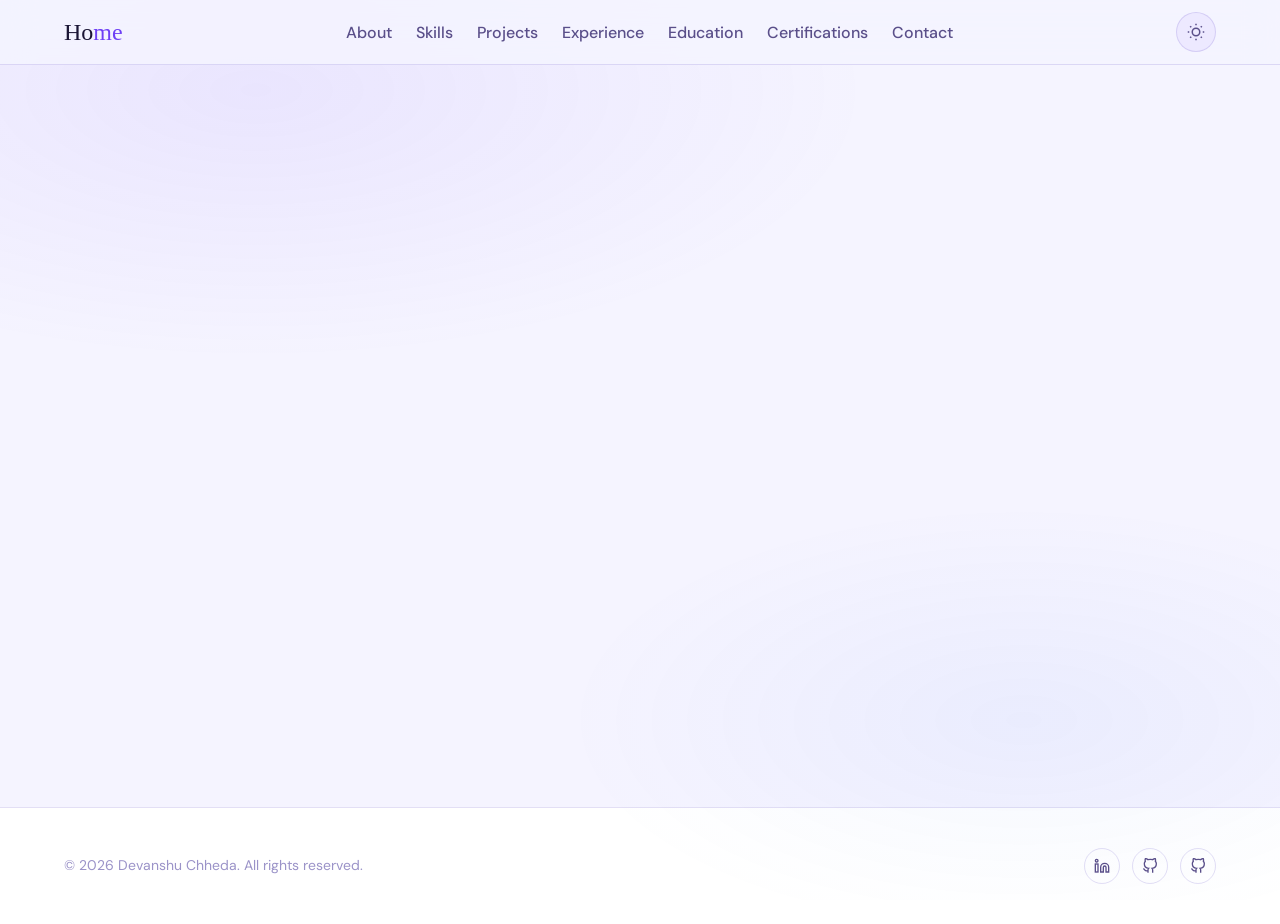
<file: projects.html>
<!DOCTYPE html><html lang="en" data-theme="dark">
<head>
  <meta charset="UTF-8"/><meta name="viewport" content="width=device-width, initial-scale=1.0"/>
  <link rel="icon" href="data:,">
  <title>Projects — Devanshu Chheda</title>
  <link rel="preconnect" href="https://fonts.googleapis.com"><link rel="preconnect" href="https://fonts.gstatic.com" crossorigin>
  <link href="https://fonts.googleapis.com/css2?family=DM+Sans:wght@300..700&display=swap" rel="stylesheet">
  <link rel="stylesheet" href="css/tokens.css"/><link rel="stylesheet" href="css/layout.css"/>
  <link rel="stylesheet" href="css/components.css"/>
</head>
<body>
<a href="#main" class="sr-only">Skip to main content</a>
  <header class="navbar">
    <nav class="navbar__inner" aria-label="Main navigation">
      <a href="index.html" class="navbar__logo" aria-label="Home">
        
        <span>Ho<span class="accent">me</span></span>
      </a>
      <ul class="nav-links" role="list">
        <li><a href="index.html#about">About</a></li><li><a href="skills.html">Skills</a></li>
        <li><a href="projects.html">Projects</a></li><li><a href="experience.html">Experience</a></li>
        <li><a href="education.html">Education</a></li><li><a href="certifications.html">Certifications</a></li>
        <li><a href="contact.html">Contact</a></li>
      </ul>
      <div class="navbar__actions">
        <button class="theme-toggle" id="theme-toggle" aria-label="Toggle theme"></button>
        <button class="menu-btn" id="menu-btn" aria-label="Open menu">
          <svg width="22" height="22" viewBox="0 0 24 24" fill="none" stroke="currentColor" stroke-width="2"><line x1="3" y1="6" x2="21" y2="6"/><line x1="3" y1="12" x2="21" y2="12"/><line x1="3" y1="18" x2="21" y2="18"/></svg>
        </button>
      </div>
    </nav>
  </header>
  <div class="mobile-nav" id="mobile-nav" role="dialog" aria-modal="true">
    <button class="mobile-nav__close" id="nav-close" aria-label="Close menu"><svg width="20" height="20" viewBox="0 0 24 24" fill="none" stroke="currentColor" stroke-width="2"><line x1="18" y1="6" x2="6" y2="18"/><line x1="6" y1="6" x2="18" y2="18"/></svg></button>
    <a href="index.html#about">About</a><a href="skills.html">Skills</a><a href="projects.html">Projects</a>
    <a href="experience.html">Experience</a><a href="education.html">Education</a>
    <a href="certifications.html">Certifications</a><a href="contact.html">Contact</a>
  </div>
<main id="main" style="padding-top:80px;">
  <section>
    <div class="container--wide">
      <div class="section-header fade-in">
        <div class="section-header__eyebrow">My Work</div>
        <h2>Projects</h2><p>Click on the cards to view full details.</p>
      </div>
      <div class="projects-grid fade-in">
        <div class="project-card" role="button" tabindex="0" aria-label="Portfolio Website project"><div class="project-card__emoji"></div><div class="project-card__title">Portfolio Website</div><div class="project-card__type">Web Development</div><p class="project-card__desc">This responsive portfolio — HTML, CSS, JS with skill bars, scroll animations, dark/light mode.</p><div class="project-card__tags"><span class="tag">HTML</span><span class="tag">CSS</span><span class="tag">JavaScript</span></div></div>
        <div class="project-card" role="button" tabindex="0" aria-label="ML Insurance Pipeline project"><div class="project-card__emoji"></div><div class="project-card__title">ML Insurance Pipeline</div><div class="project-card__type">Machine Learning</div><p class="project-card__desc">Supervised ML on an insurance dataset — EDA, feature engineering, linear regression using Pandas &amp; Scikit-learn. 6-member Git-based collaboration.</p><div class="project-card__tags"><span class="tag">Python</span><span class="tag">Scikit-learn</span><span class="tag">Pandas</span></div></div>
        <div class="project-card" role="button" tabindex="0" aria-label="Data Analysis Dashboard project"><div class="project-card__emoji"></div><div class="project-card__title">Data Analysis Dashboard</div><div class="project-card__type">Data Science</div><p class="project-card__desc">Interactive EDA dashboard — distributions, correlation heatmaps, outlier detection.</p><div class="project-card__tags"><span class="tag">Python</span><span class="tag">Matplotlib</span><span class="tag">Seaborn</span></div></div>
        <div class="project-card" role="button" tabindex="0" aria-label="Data Analysis Dashboard project"><div class="project-card__emoji"></div><div class="project-card__title">4 DevTown Bootcamp Projects</div><div class="project-card__type">Web Devlopment, AWS, Python</div><p class="project-card__desc">Bootcamp on Hotstar Clone. Backend Web Development. Python and Cloud Computing. </p><div class="project-card__tags"><span class="tag">Python</span><span class="tag">HTML</span><span class="tag">CSS</span><span class="tag">JS</span><span class="tag">Node.js</span><span class="tag">Express</span><span class="tag">AWS</span></div></div>
      </div>
    </div>
  </section>
</main>
<!-- Project modal -->
<div class="modal-backdrop" id="project-modal" role="dialog" aria-modal="true" aria-label="Project details">
  <div class="modal-box">
    <button class="modal-close" id="modal-close" aria-label="Close modal"><svg width="16" height="16" viewBox="0 0 24 24" fill="none" stroke="currentColor" stroke-width="2"><line x1="18" y1="6" x2="6" y2="18"/><line x1="6" y1="6" x2="18" y2="18"/></svg></button>
    <div id="modal-body"></div>
  </div>
</div>
  <footer>
    <div class="container--wide footer__inner">
      <p class="footer__copy">© 2026 Devanshu Chheda. All rights reserved.</p>
      <div class="footer__socials">
        <a href="https://www.linkedin.com/in/devanshu-chheda-57a9bb286/" target="_blank" rel="noopener noreferrer" aria-label="LinkedIn"><svg width="16" height="16" viewBox="0 0 24 24" fill="none" stroke="currentColor" stroke-width="2"><path d="M16 8a6 6 0 0 1 6 6v7h-4v-7a2 2 0 0 0-4 0v7h-4v-7a6 6 0 0 1 6-6z"/><rect x="2" y="9" width="4" height="12"/><circle cx="4" cy="4" r="2"/></svg></a>
        <a href="https://github.com/devanshuchheda06" target="_blank" rel="noopener noreferrer" aria-label="GitHub"><svg width="16" height="16" viewBox="0 0 24 24" fill="none" stroke="currentColor" stroke-width="2"><path d="M9 19c-5 1.5-5-2.5-7-3m14 6v-3.87a3.37 3.37 0 0 0-.94-2.61c3.14-.35 6.44-1.54 6.44-7A5.44 5.44 0 0 0 20 4.77 5.07 5.07 0 0 0 19.91 1S18.73.65 16 2.48a13.38 13.38 0 0 0-7 0C6.27.65 5.09 1 5.09 1A5.07 5.07 0 0 0 5 4.77a5.44 5.44 0 0 0-1.5 3.78c0 5.42 3.3 6.61 6.44 7A3.37 3.37 0 0 0 9 18.13V22"/></svg></a>
        <a href="https://github.com/Devanshuhc29" target="_blank" rel="noopener noreferrer" aria-label="GitHub Alt"><svg width="16" height="16" viewBox="0 0 24 24" fill="none" stroke="currentColor" stroke-width="2"><path d="M9 19c-5 1.5-5-2.5-7-3m14 6v-3.87a3.37 3.37 0 0 0-.94-2.61c3.14-.35 6.44-1.54 6.44-7A5.44 5.44 0 0 0 20 4.77 5.07 5.07 0 0 0 19.91 1S18.73.65 16 2.48a13.38 13.38 0 0 0-7 0C6.27.65 5.09 1 5.09 1A5.07 5.07 0 0 0 5 4.77a5.44 5.44 0 0 0-1.5 3.78c0 5.42 3.3 6.61 6.44 7A3.37 3.37 0 0 0 9 18.13V22"/></svg></a>
      </div>
    </div>
  </footer>
  <div class="toast-container" id="toast-container" aria-live="polite"></div>
  <script src="js/theme.js"></script><script src="js/ui.js"></script>
<script src="js/projects.js"></script>
</body></html>
</file>
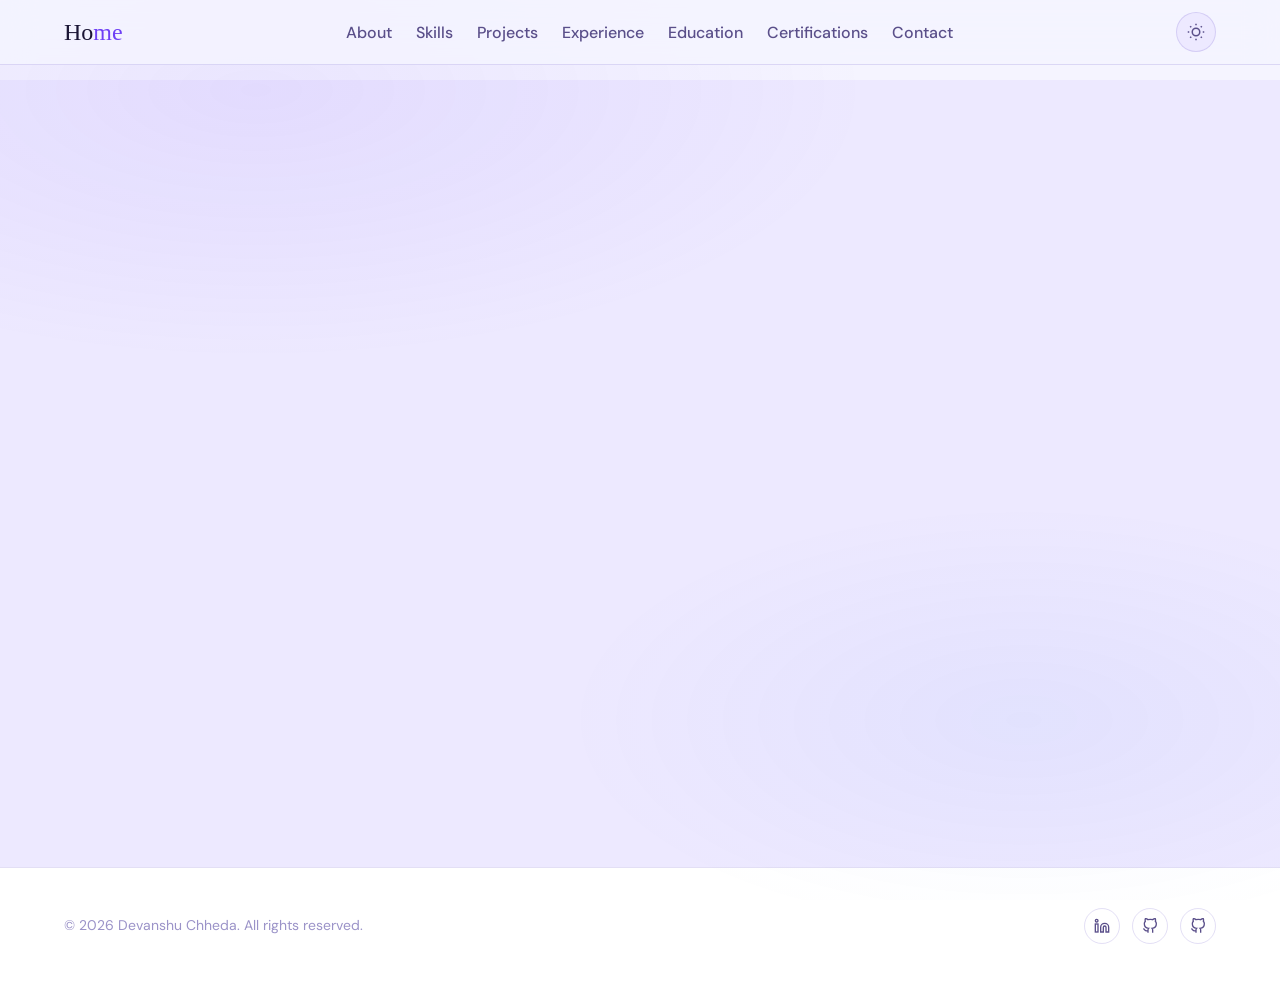
<file: skills.html>
<!DOCTYPE html>
<html lang="en" data-theme="dark">
<head>
  <link rel="icon" href="data:,">
  <meta charset="UTF-8"/><meta name="viewport" content="width=device-width, initial-scale=1.0"/>
  <title>Skills — Devanshu Chheda</title>
  <link rel="preconnect" href="https://fonts.googleapis.com">
  <link rel="preconnect" href="https://fonts.gstatic.com" crossorigin>
  <link href="https://fonts.googleapis.com/css2?family=DM+Sans:wght@300..700&display=swap" rel="stylesheet">
  <link rel="stylesheet" href="css/tokens.css"/>
  <link rel="stylesheet" href="css/layout.css"/>
  <link rel="stylesheet" href="css/components.css"/>
</head>
<body>
  <a href="#main" class="sr-only">Skip to main content</a>

  <header class="navbar">
    <nav class="navbar__inner" aria-label="Main navigation">
      <a href="index.html" class="navbar__logo" aria-label="Home">
        <span>Ho<span class="accent">me</span></span>
      </a>
      <ul class="nav-links" role="list">
        <li><a href="index.html#about">About</a></li><li><a href="skills.html">Skills</a></li>
        <li><a href="projects.html">Projects</a></li><li><a href="experience.html">Experience</a></li>
        <li><a href="education.html">Education</a></li><li><a href="certifications.html">Certifications</a></li>
        <li><a href="contact.html">Contact</a></li>
      </ul>
      <div class="navbar__actions">
        <button class="theme-toggle" id="theme-toggle" aria-label="Toggle theme"></button>
        <button class="menu-btn" id="menu-btn" aria-label="Open menu">
          <svg width="22" height="22" viewBox="0 0 24 24" fill="none" stroke="currentColor" stroke-width="2"><line x1="3" y1="6" x2="21" y2="6"/><line x1="3" y1="12" x2="21" y2="12"/><line x1="3" y1="18" x2="21" y2="18"/></svg>
        </button>
      </div>
    </nav>
  </header>
  <div class="mobile-nav" id="mobile-nav" role="dialog" aria-modal="true">
    <button class="mobile-nav__close" id="nav-close" aria-label="Close menu"><svg width="20" height="20" viewBox="0 0 24 24" fill="none" stroke="currentColor" stroke-width="2"><line x1="18" y1="6" x2="6" y2="18"/><line x1="6" y1="6" x2="18" y2="18"/></svg></button>
    <a href="index.html#about">About</a><a href="skills.html">Skills</a><a href="projects.html">Projects</a>
    <a href="experience.html">Experience</a><a href="education.html">Education</a>
    <a href="certifications.html">Certifications</a><a href="contact.html">Contact</a>
  </div>

  <main id="main" style="padding-top:80px;">
    <section class="alt-bg">
      <div class="container--wide">
        <div class="section-header fade-in">
          <div class="section-header__eyebrow">Technical Expertise</div>
          <h2>Soft &amp; Tech Skills</h2>
        </div>

        <!-- Progress rings -->
        <div class="rings-row">
          <!-- Ring helper: circ = 2π×r, r = (size-stroke)/2 = (80-6)/2 = 37 → circ ≈ 232.48 -->
          <div class="ring-wrap fade-in">
            <svg class="skill-ring" width="80" height="80" viewBox="0 0 80 80" aria-label="Git 82%">
              <circle cx="40" cy="40" r="37" fill="none" stroke="var(--surface-dyn)" stroke-width="6"/>
              <circle class="ring-fill" cx="40" cy="40" r="37" fill="none" stroke="var(--accent)" stroke-width="6"
                stroke-dasharray="232.48" stroke-dashoffset="232.48" stroke-linecap="round"
                transform="rotate(-90 40 40)" data-pct="80" data-circ="232.48"
                style="transition:stroke-dashoffset 1.2s cubic-bezier(0.16,1,0.3,1)"/>
              <text x="50%" y="50%" dominant-baseline="middle" text-anchor="middle" style="font-size:.85rem;font-weight:700;fill:var(--text);font-family:var(--font-body)">80%</text>
            </svg>
            <span>English (Written)</span>
          </div>
          <div class="ring-wrap fade-in">
            <svg class="skill-ring" width="80" height="80" viewBox="0 0 80 80" aria-label="Pandas 80%">
              <circle cx="40" cy="40" r="37" fill="none" stroke="var(--surface-dyn)" stroke-width="6"/>
              <circle class="ring-fill" cx="40" cy="40" r="37" fill="none" stroke="var(--blue)" stroke-width="6"
                stroke-dasharray="232.48" stroke-dashoffset="232.48" stroke-linecap="round"
                transform="rotate(-90 40 40)" data-pct="60" data-circ="232.48"
                style="transition:stroke-dashoffset 1.2s cubic-bezier(0.16,1,0.3,1)"/>
              <text x="50%" y="50%" dominant-baseline="middle" text-anchor="middle" style="font-size:.85rem;font-weight:700;fill:var(--text);font-family:var(--font-body)">60%</text>
            </svg>
            <span>English (Spoken)</span>
          </div>
          <div class="ring-wrap fade-in">
            <svg class="skill-ring" width="80" height="80" viewBox="0 0 80 80" aria-label="Git 82%">
              <circle cx="40" cy="40" r="37" fill="none" stroke="var(--surface-dyn)" stroke-width="6"/>
              <circle class="ring-fill" cx="40" cy="40" r="37" fill="none" stroke="var(--accent)" stroke-width="6"
                stroke-dasharray="232.48" stroke-dashoffset="232.48" stroke-linecap="round"
                transform="rotate(-90 40 40)" data-pct="95" data-circ="232.48"
                style="transition:stroke-dashoffset 1.2s cubic-bezier(0.16,1,0.3,1)"/>
              <text x="50%" y="50%" dominant-baseline="middle" text-anchor="middle" style="font-size:.85rem;font-weight:700;fill:var(--text);font-family:var(--font-body)">95%</text>
            </svg>
            <span>Hindi</span>
          </div>
          <div class="ring-wrap fade-in">
            <svg class="skill-ring" width="80" height="80" viewBox="0 0 80 80" aria-label="Pandas 80%">
              <circle cx="40" cy="40" r="37" fill="none" stroke="var(--surface-dyn)" stroke-width="6"/>
              <circle class="ring-fill" cx="40" cy="40" r="37" fill="none" stroke="var(--blue)" stroke-width="6"
                stroke-dasharray="232.48" stroke-dashoffset="232.48" stroke-linecap="round"
                transform="rotate(-90 40 40)" data-pct="100" data-circ="232.48"
                style="transition:stroke-dashoffset 1.2s cubic-bezier(0.16,1,0.3,1)"/>
              <text x="50%" y="50%" dominant-baseline="middle" text-anchor="middle" style="font-size:.85rem;font-weight:700;fill:var(--text);font-family:var(--font-body)">100%</text>
            </svg>
            <span>Marathi</span>
          </div>
        </div>

        <!-- Skill bars -->
        <div class="skills-grid fade-in">
          <div>
            <div class="skill-category__title">
              <svg width="14" height="14" viewBox="0 0 24 24" fill="none" stroke="currentColor" stroke-width="2.5"><polyline points="16 18 22 12 16 6"/><polyline points="8 6 2 12 8 18"/></svg>
              Programming Languages
            </div>
            <div class="skill-item"><div class="skill-item__top"><span class="skill-item__name">Python</span><span class="skill-item__pct">75%</span></div><div class="skill-bar__track"><div class="skill-bar__fill" data-pct="75"></div></div></div>
            <div class="skill-item"><div class="skill-item__top"><span class="skill-item__name">C</span><span class="skill-item__pct">75%</span></div><div class="skill-bar__track"><div class="skill-bar__fill" data-pct="75"></div></div></div>
            <div class="skill-item"><div class="skill-item__top"><span class="skill-item__name">C++</span><span class="skill-item__pct">60%</span></div><div class="skill-bar__track"><div class="skill-bar__fill" data-pct="60"></div></div></div>
            <div class="skill-item"><div class="skill-item__top"><span class="skill-item__name">JavaScript</span><span class="skill-item__pct">60%</span></div><div class="skill-bar__track"><div class="skill-bar__fill" data-pct="60"></div></div></div>
          </div>
          <div>
            <div class="skill-category__title">
              <svg width="14" height="14" viewBox="0 0 24 24" fill="none" stroke="currentColor" stroke-width="2.5"><rect x="2" y="3" width="20" height="14" rx="2"/><line x1="8" y1="21" x2="16" y2="21"/><line x1="12" y1="17" x2="12" y2="21"/></svg>
              AI / ML &amp; Data Science
            </div>
            <div class="skill-item"><div class="skill-item__top"><span class="skill-item__name">NumPy / Pandas</span><span class="skill-item__pct">80%</span></div><div class="skill-bar__track"><div class="skill-bar__fill" data-pct="80"></div></div></div>
            <div class="skill-item"><div class="skill-item__top"><span class="skill-item__name">Machine Learning</span><span class="skill-item__pct">55%</span></div><div class="skill-bar__track"><div class="skill-bar__fill" data-pct="55"></div></div></div>
            <div class="skill-item"><div class="skill-item__top"><span class="skill-item__name">Scikit-learn</span><span class="skill-item__pct">55%</span></div><div class="skill-bar__track"><div class="skill-bar__fill" data-pct="55"></div></div></div>
            <div class="skill-item"><div class="skill-item__top"><span class="skill-item__name">Data Visualisation</span><span class="skill-item__pct">55%</span></div><div class="skill-bar__track"><div class="skill-bar__fill" data-pct="55"></div></div></div>
          </div>
          <div>
            <div class="skill-category__title">
              <svg width="14" height="14" viewBox="0 0 24 24" fill="none" stroke="currentColor" stroke-width="2.5"><path d="M12 22s8-4 8-10V5l-8-3-8 3v7c0 6 8 10 8 10z"/></svg>
              Web &amp; Tools
            </div>
            <div class="skill-item"><div class="skill-item__top"><span class="skill-item__name">HTML / CSS</span><span class="skill-item__pct">95%</span></div><div class="skill-bar__track"><div class="skill-bar__fill" data-pct="95"></div></div></div>
            <div class="skill-item"><div class="skill-item__top"><span class="skill-item__name">Git / GitHub VCS</span><span class="skill-item__pct">80%</span></div><div class="skill-bar__track"><div class="skill-bar__fill" data-pct="80"></div></div></div>
            <div class="skill-item"><div class="skill-item__top"><span class="skill-item__name">Flask</span><span class="skill-item__pct">50%</span></div><div class="skill-bar__track"><div class="skill-bar__fill" data-pct="50"></div></div></div>
            <div class="skill-item"><div class="skill-item__top"><span class="skill-item__name">AWS (Basics)</span><span class="skill-item__pct">45%</span></div><div class="skill-bar__track"><div class="skill-bar__fill" data-pct="45"></div></div></div>
          </div>
        </div>
      </div>
    </section>
  </main>

  <footer>
    <div class="container--wide footer__inner">
      <p class="footer__copy">© 2026 Devanshu Chheda. All rights reserved.</p>
      <div class="footer__socials">
        <a href="https://www.linkedin.com/in/devanshu-chheda-57a9bb286/" target="_blank" rel="noopener noreferrer" aria-label="LinkedIn"><svg width="16" height="16" viewBox="0 0 24 24" fill="none" stroke="currentColor" stroke-width="2"><path d="M16 8a6 6 0 0 1 6 6v7h-4v-7a2 2 0 0 0-4 0v7h-4v-7a6 6 0 0 1 6-6z"/><rect x="2" y="9" width="4" height="12"/><circle cx="4" cy="4" r="2"/></svg></a>
        <a href="https://github.com/devanshuchheda06" target="_blank" rel="noopener noreferrer" aria-label="GitHub"><svg width="16" height="16" viewBox="0 0 24 24" fill="none" stroke="currentColor" stroke-width="2"><path d="M9 19c-5 1.5-5-2.5-7-3m14 6v-3.87a3.37 3.37 0 0 0-.94-2.61c3.14-.35 6.44-1.54 6.44-7A5.44 5.44 0 0 0 20 4.77 5.07 5.07 0 0 0 19.91 1S18.73.65 16 2.48a13.38 13.38 0 0 0-7 0C6.27.65 5.09 1 5.09 1A5.07 5.07 0 0 0 5 4.77a5.44 5.44 0 0 0-1.5 3.78c0 5.42 3.3 6.61 6.44 7A3.37 3.37 0 0 0 9 18.13V22"/></svg></a>
        <a href="https://github.com/Devanshuhc29" target="_blank" rel="noopener noreferrer" aria-label="GitHub Alt"><svg width="16" height="16" viewBox="0 0 24 24" fill="none" stroke="currentColor" stroke-width="2"><path d="M9 19c-5 1.5-5-2.5-7-3m14 6v-3.87a3.37 3.37 0 0 0-.94-2.61c3.14-.35 6.44-1.54 6.44-7A5.44 5.44 0 0 0 20 4.77 5.07 5.07 0 0 0 19.91 1S18.73.65 16 2.48a13.38 13.38 0 0 0-7 0C6.27.65 5.09 1 5.09 1A5.07 5.07 0 0 0 5 4.77a5.44 5.44 0 0 0-1.5 3.78c0 5.42 3.3 6.61 6.44 7A3.37 3.37 0 0 0 9 18.13V22"/></svg></a>
      </div>
    </div>
  </footer>
  <div class="toast-container" id="toast-container" aria-live="polite"></div>
  <script src="js/theme.js"></script><script src="js/ui.js"></script>
</body></html>
</file>
<file: css/tokens.css>
/* ==============================================
   tokens.css — Design tokens, palette, base reset
   Art direction: Deep black + purplish-blue
   Fonts: Georgia (h1/h2) · Cambria (h3/sub) · DM Sans (body)
============================================== */

:root {
  /* Type scale */
  --text-xs:   clamp(0.75rem,  0.7rem  + 0.25vw, 0.875rem);
  --text-sm:   clamp(0.875rem, 0.8rem  + 0.35vw, 1rem);
  --text-base: clamp(1rem,     0.95rem + 0.25vw, 1.125rem);
  --text-lg:   clamp(1.125rem, 1rem    + 0.75vw, 1.5rem);
  --text-xl:   clamp(1.5rem,   1.2rem  + 1.25vw, 2.25rem);
  --text-2xl:  clamp(2rem,     1.2rem  + 2.5vw,  3.5rem);
  --text-3xl:  clamp(2.5rem,   1rem    + 4vw,    5rem);

  /* Spacing */
  --sp-1:  0.25rem;  --sp-2:  0.5rem;   --sp-3:  0.75rem;
  --sp-4:  1rem;     --sp-5:  1.25rem;  --sp-6:  1.5rem;
  --sp-8:  2rem;     --sp-10: 2.5rem;   --sp-12: 3rem;
  --sp-16: 4rem;     --sp-20: 5rem;     --sp-24: 6rem;

  /* Radius */
  --r-sm: 0.375rem; --r-md: 0.5rem; --r-lg: 0.75rem;
  --r-xl: 1rem;     --r-full: 9999px;

  /* Fonts */
  --font-display: Georgia, 'Times New Roman', serif;
  --font-sub:     Cambria, 'Hoefler Text', serif;
  --font-body:    'DM Sans', 'Helvetica Neue', sans-serif;

  /* Easing */
  --ease: 180ms cubic-bezier(0.16, 1, 0.3, 1);

  /* Layout */
  --w-narrow:  640px;
  --w-default: 960px;
  --w-wide:    1200px;
}

/* ---- Dark palette (default) ---- */
:root, [data-theme="dark"] {
  --bg:              #080810;
  --surface:         #0e0e1a;
  --surface-card:    #12121f;
  --surface-off:     #1a1a2e;
  --surface-off2:    #1f1f36;
  --surface-dyn:     #26264a;
  --border:          rgba(120,110,200,0.18);
  --divider:         #2a2a50;

  --text:            #e8e6f5;
  --text-muted:      #9b96c0;
  --text-faint:      #5a547a;
  --text-inv:        #080810;

  --primary:         #7c5cfc;
  --primary-h:       #9b7ffe;
  --primary-hl:      rgba(124,92,252,0.15);
  --primary-glow:    rgba(124,92,252,0.35);

  --accent:          #c084fc;
  --accent-dim:      rgba(192,132,252,0.12);
  --blue:            #3b82f6;
  --success:         #4ade80;

  --shadow-sm:   0 1px 3px  rgba(0,0,0,0.4);
  --shadow-md:   0 4px 16px rgba(0,0,0,0.5);
  --shadow-lg:   0 12px 40px rgba(0,0,0,0.6);
  --shadow-glow: 0 0 30px rgba(124,92,252,0.22);
}

/* ---- Light palette ---- */
[data-theme="light"] {
  --bg:           #f5f4ff;
  --surface:      #ffffff;
  --surface-card: #ffffff;
  --surface-off:  #ede9ff;
  --surface-off2: #e0d9ff;
  --surface-dyn:  #d4ccff;
  --border:       rgba(100,80,200,0.18);
  --divider:      #ddd8ff;

  --text:         #1a1535;
  --text-muted:   #5a4f8a;
  --text-faint:   #9b93c8;
  --text-inv:     #f5f4ff;

  --primary:      #6d3ff5;
  --primary-h:    #5328d4;
  --primary-hl:   rgba(109,63,245,0.1);
  --primary-glow: rgba(109,63,245,0.2);

  --accent:       #a855f7;
  --accent-dim:   rgba(168,85,247,0.1);
  --blue:         #2563eb;
  --success:      #16a34a;

  --shadow-sm:   0 1px 3px  rgba(80,60,180,0.08);
  --shadow-md:   0 4px 16px rgba(80,60,180,0.1);
  --shadow-lg:   0 12px 40px rgba(80,60,180,0.15);
  --shadow-glow: 0 0 30px rgba(109,63,245,0.12);
}

/* ---- Base reset ---- */
*, *::before, *::after { box-sizing: border-box; margin: 0; padding: 0; }

html {
  -webkit-font-smoothing: antialiased;
  -moz-osx-font-smoothing: grayscale;
  text-rendering: optimizeLegibility;
  scroll-behavior: smooth;
  scroll-padding-top: var(--sp-20);
}

body {
  min-height: 100dvh;
  font-family: var(--font-body);
  font-size: var(--text-base);
  color: var(--text);
  background: var(--bg);
  line-height: 1.6;
  overflow-x: hidden;
}

img, picture, video, canvas, svg { display: block; max-width: 100%; height: auto; }
ul[role="list"], ol[role="list"] { list-style: none; }
input, button, textarea, select  { font: inherit; color: inherit; }
h1, h2, h3, h4, h5, h6 { text-wrap: balance; line-height: 1.15; }
p, li, figcaption { text-wrap: pretty; max-width: 72ch; }
button { cursor: pointer; background: none; border: none; }
a      { color: inherit; text-decoration: none; }

::selection { background: var(--primary-hl); color: var(--text); }

:focus-visible {
  outline: 2px solid var(--primary);
  outline-offset: 3px;
  border-radius: var(--r-sm);
}

@media (prefers-reduced-motion: reduce) {
  *, *::before, *::after { animation-duration: 0.01ms !important; transition-duration: 0.01ms !important; }
}

a, button, [role="button"] {
  transition: color var(--ease), background var(--ease),
              border-color var(--ease), box-shadow var(--ease), opacity var(--ease), transform var(--ease);
}

.sr-only {
  position: absolute; width: 1px; height: 1px; padding: 0;
  margin: -1px; overflow: hidden; clip: rect(0,0,0,0);
  white-space: nowrap; border-width: 0;
}
</file>
<file: css/layout.css>
/* ==============================================
   layout.css — Containers, navbar, hero, footer,
                background mesh, mobile drawer
============================================== */

/* ---- Background mesh ---- */
body::before {
  content: '';
  position: fixed; inset: 0; z-index: 0;
  background:
    radial-gradient(ellipse 80% 50% at 20% 10%, rgba(124,92,252,.12) 0%, transparent 60%),
    radial-gradient(ellipse 60% 40% at 80% 80%, rgba(59,130,246,.08)  0%, transparent 60%),
    radial-gradient(ellipse 50% 60% at 50% 50%, rgba(192,132,252,.05) 0%, transparent 70%);
  pointer-events: none;
}
[data-theme="light"] body::before {
  background:
    radial-gradient(ellipse 80% 50% at 20% 10%, rgba(109,63,245,.08) 0%, transparent 60%),
    radial-gradient(ellipse 60% 40% at 80% 80%, rgba(37,99,235,.05)  0%, transparent 60%);
}

/* ---- Containers ---- */
.container       { max-width: var(--w-default); margin-inline: auto; padding-inline: var(--sp-6); position: relative; z-index: 1; }
.container--wide { max-width: var(--w-wide);    margin-inline: auto; padding-inline: var(--sp-6); position: relative; z-index: 1; }
section          { padding-block: clamp(var(--sp-16), 8vw, var(--sp-24)); }

/* ---- Navbar ---- */
.navbar {
  position: fixed; top: 0; left: 0; right: 0; z-index: 100;
  background: rgba(8,8,16,.78);
  backdrop-filter: blur(16px);
  -webkit-backdrop-filter: blur(16px);
  border-bottom: 1px solid var(--border);
  transition: background var(--ease);
  #logo-upload {
    display: none;
  }
}
[data-theme="light"] .navbar { background: rgba(245,244,255,.82); }

.navbar__inner {
  max-width: var(--w-wide); margin-inline: auto; padding-inline: var(--sp-6);
  height: 64px; display: flex; align-items: center; justify-content: space-between; gap: var(--sp-4);
}

/* Logo area */
.navbar__logo {
  display: flex; align-items: center; gap: var(--sp-3);
  font-family: var(--font-display); font-size: var(--text-lg); color: var(--text);
}
.navbar__logo-img {
  width: 44px; height: 44px; border-radius: var(--r-lg); object-fit: contain;
  background: var(--surface-off); border: 1px solid var(--border);
  display: flex; align-items: center; justify-content: center; overflow: hidden; cursor: pointer;
}
.navbar__logo-img img { width: 100%; height: 100%; object-fit: contain; }
.navbar__logo-placeholder {
  width: 100%; height: 100%; display: flex; align-items: center; justify-content: center; color: var(--text-faint);
}
.navbar__logo span.accent { color: var(--primary); }

/* Nav links */
.nav-links { display: flex; gap: var(--sp-6); list-style: none; align-items: center; }
.nav-links a {
  font-size: var(--text-sm); color: var(--text-muted); padding: var(--sp-2) 0;
  position: relative; font-weight: 500;
}
.nav-links a::after {
  content: ''; position: absolute; bottom: -2px; left: 0; right: 0;
  height: 2px; background: var(--primary); border-radius: var(--r-full);
  transform: scaleX(0); transition: transform var(--ease);
}
.nav-links a:hover        { color: var(--text); }
.nav-links a:hover::after { transform: scaleX(1); }
.nav-links a:active       { opacity: .7; }

.navbar__actions { display: flex; align-items: center; gap: var(--sp-3); }
.menu-btn { display: none; width: 40px; height: 40px; align-items: center; justify-content: center; color: var(--text-muted); border-radius: var(--r-md); }
.menu-btn:hover  { color: var(--primary); background: var(--primary-hl); }
.menu-btn:active { opacity: .7; transform: scale(.94); }

/* ---- Mobile drawer ---- */
.mobile-nav {
  display: none; position: fixed; inset: 0; z-index: 200;
  background: rgba(8,8,16,.92); backdrop-filter: blur(20px);
  flex-direction: column; align-items: center; justify-content: center; gap: var(--sp-8);
}
.mobile-nav.open { display: flex; }
.mobile-nav a {
  font-family: var(--font-display); font-size: var(--text-xl);
  color: var(--text-muted); padding: var(--sp-2) var(--sp-6); border-radius: var(--r-lg);
}
.mobile-nav a:hover  { color: var(--primary); background: var(--primary-hl); }
.mobile-nav a:active { transform: scale(.97); opacity: .8; }
.mobile-nav__close {
  position: absolute; top: var(--sp-6); right: var(--sp-6);
  width: 44px; height: 44px; border-radius: var(--r-full);
  border: 1px solid var(--border); color: var(--text-muted);
  display: flex; align-items: center; justify-content: center;
}
.mobile-nav__close:hover  { color: var(--primary); border-color: var(--primary); background: var(--primary-hl); }
.mobile-nav__close:active { transform: scale(.93); }

/* ---- Hero ---- */
.hero {
  min-height: 100dvh; display: flex; align-items: center;
  padding-top: 80px; position: relative; overflow: hidden;
}
.hero__grid {
  display: grid; grid-template-columns: 1fr 1fr;
  gap: var(--sp-16); align-items: center;
}

.hero__name {
  font-family: var(--font-display); font-size: var(--text-3xl);
  color: var(--text); margin-bottom: var(--sp-3); line-height: 1.1;
}
.hero__name-gradient {
  background: linear-gradient(135deg, var(--primary) 0%, var(--accent) 100%);
  -webkit-background-clip: text; -webkit-text-fill-color: transparent; background-clip: text;
}
.hero__title {
  font-family: var(--font-sub); font-style: italic;
  font-size: var(--text-xl); color: var(--text-muted);
  margin-bottom: var(--sp-6);
}
.hero__bio {
  font-size: var(--text-base); color: var(--text-muted);
  max-width: 54ch; margin-bottom: var(--sp-8); line-height: 1.75;
}
.hero__cta-row { display: flex; gap: var(--sp-4); flex-wrap: wrap; }

/* Profile ring */
.hero__photo-wrap { position: relative; display: flex; align-items: center; justify-content: center; }
.hero__photo-ring { position: relative; width: clamp(220px,30vw,340px); aspect-ratio: 1; }
.hero__photo-ring::before {
  content: ''; position: absolute; inset: -4px; border-radius: 50%;
  background: conic-gradient(from 0deg, var(--primary), var(--accent), var(--blue), var(--primary));
  animation: spin-slow 6s linear infinite; z-index: 0;
}
@keyframes spin-slow { to { transform: rotate(360deg); } }
.hero__photo-inner {
  position: relative; z-index: 1; width: 100%; aspect-ratio: 1;
  border-radius: 50%; background: var(--surface-off); border: 4px solid var(--bg);
  overflow: hidden; display: flex; align-items: center; justify-content: center; cursor: pointer;
}
.hero__photo-inner img { width: 100%; height: 100%; object-fit: cover; border-radius: 50%; }
.hero__photo-placeholder {
  width: 100%; height: 100%; display: flex; flex-direction: column;
  align-items: center; justify-content: center; gap: var(--sp-3);
  color: var(--text-faint); text-align: center; padding: var(--sp-8);
}
.hero__photo-placeholder p { font-size: var(--text-xs); line-height: 1.4; }
.hero__photo-placeholder:hover { color: var(--primary); }
#photo-upload { display: none; }

/* Stat cards */
.hero__stat {
  position: absolute; background: var(--surface-card); border: 1px solid var(--border);
  border-radius: var(--r-lg); padding: var(--sp-3) var(--sp-5);
  box-shadow: var(--shadow-md); display: flex; align-items: center;
  gap: var(--sp-3); backdrop-filter: blur(8px);
}
.hero__stat--1 { bottom: 8%; left: -5%; }
.hero__stat--2 { top: 12%; right: -5%; }
.stat-icon {
  width: 36px; height: 36px; border-radius: var(--r-md);
  background: var(--primary-hl); color: var(--primary);
  display: flex; align-items: center; justify-content: center; flex-shrink: 0;
}
.stat-num   { font-family: var(--font-display); font-size: var(--text-lg); font-weight: 700; color: var(--text); line-height: 1; }
.stat-label { font-size: var(--text-xs); color: var(--text-muted); }

/* ---- Section header ---- */
.section-header          { margin-bottom: var(--sp-12); }
.section-header__eyebrow {
  display: inline-flex; align-items: center; gap: var(--sp-2);
  font-size: var(--text-xs); font-weight: 600; letter-spacing: .1em;
  text-transform: uppercase; color: var(--primary); margin-bottom: var(--sp-3);
}
.section-header__eyebrow::before {
  content: ''; display: block; width: 24px; height: 2px;
  background: var(--primary); border-radius: var(--r-full);
}
.section-header h2 { font-family: var(--font-display); font-size: var(--text-2xl); color: var(--text); font-weight: 400; }
.section-header p  { font-size: var(--text-base); color: var(--text-muted); margin-top: var(--sp-3); max-width: 56ch; }

/* ---- Footer ---- */
footer { border-top: 1px solid var(--border); padding-block: var(--sp-10); background: var(--surface-card); }
.footer__inner { display: flex; align-items: center; justify-content: space-between; flex-wrap: wrap; gap: var(--sp-4); }
.footer__copy  { font-size: var(--text-xs); color: var(--text-faint); }
.footer__socials { display: flex; gap: var(--sp-3); }
.footer__socials a {
  width: 36px; height: 36px; border-radius: var(--r-full);
  border: 1px solid var(--border); display: flex; align-items: center; justify-content: center;
  color: var(--text-muted);
}
.footer__socials a:hover  { color: var(--primary); border-color: var(--primary); background: var(--primary-hl); }
.footer__socials a:active { transform: scale(.91); }

/* ---- Fade-in on scroll ---- */
.fade-in { opacity: 1; }
@supports (animation-timeline: scroll()) {
  .fade-in {
    opacity: 0; animation: reveal-fade linear both;
    animation-timeline: view(); animation-range: entry 0% entry 80%;
  }
  @keyframes reveal-fade { to { opacity: 1; } }
}

/* ---- Responsive ---- */
@media (max-width: 768px) {
  .hero__grid { grid-template-columns: 1fr; text-align: center; gap: var(--sp-10); }
  .hero__grid > *:first-child { order: 2; }
  .hero__grid > *:last-child  { order: 1; }
  .hero__bio { margin-inline: auto; }
  .hero__cta-row { justify-content: center; }
  .hero__stat--1, .hero__stat--2 { display: none; }
  .nav-links { display: none; }
  .menu-btn  { display: flex; }
}
@media (max-width: 480px) {
  .hero__photo-ring { width: 220px; }
}
</file>
<file: css/components.css>
/* ==============================================
   components.css — Buttons, cards, skills, contact,
                    timeline, education, certs, projects
============================================== */

/* ==========  BUTTONS  ========== */
.btn {
  display: inline-flex; align-items: center; gap: var(--sp-2);
  padding: 0.7rem 1.5rem; border-radius: var(--r-lg);
  font-size: var(--text-sm); font-weight: 600; cursor: pointer;
  position: relative; overflow: hidden; border: none;
  min-height: 44px; min-width: 44px;
  user-select: none; -webkit-user-select: none;
  transition: transform var(--ease), box-shadow var(--ease),
              background var(--ease), border-color var(--ease), opacity var(--ease);
}

/* ripple overlay */
.btn::before {
  content: ''; position: absolute; inset: 0;
  background: white; opacity: 0; border-radius: inherit;
  transform: scale(0); transition: transform 0.4s ease, opacity 0.4s ease;
  pointer-events: none;
}
.btn:active::before { transform: scale(2); opacity: .12; transition-duration: 0.1s; }
.btn:active { transform: scale(.97); opacity: .9; }
.btn:focus-visible { outline: 2px solid var(--primary); outline-offset: 3px; }

/* Primary */
.btn--primary {
  background: linear-gradient(135deg, var(--primary) 0%, var(--accent) 100%);
  color: #fff; box-shadow: 0 4px 18px var(--primary-glow);
}
.btn--primary:hover { transform: translateY(-2px); box-shadow: 0 8px 28px var(--primary-glow); }
.btn--primary:active { transform: translateY(0) scale(.97); box-shadow: 0 2px 8px var(--primary-glow); }

/* Ghost */
.btn--ghost {
  background: transparent; color: var(--text-muted);
  border: 1px solid var(--border);
}
.btn--ghost:hover { border-color: var(--primary); color: var(--primary); background: var(--primary-hl); transform: translateY(-2px); }
.btn--ghost:active { transform: scale(.97); }

/* Icon-only */
.btn--icon {
  width: 40px; height: 40px; padding: 0; justify-content: center;
  border-radius: var(--r-full); border: 1px solid var(--border);
  background: var(--surface-off); color: var(--text-muted);
}
.btn--icon:hover  { color: var(--primary); border-color: var(--primary); background: var(--primary-hl); transform: scale(1.08); }
.btn--icon:active { transform: scale(.93); }

/* ==========  THEME TOGGLE  ========== */
.theme-toggle {
  width: 40px; height: 40px; border-radius: var(--r-full);
  border: 1px solid var(--border); background: var(--surface-off);
  color: var(--text-muted); display: flex; align-items: center; justify-content: center;
  cursor: pointer; transition: all var(--ease);
}
.theme-toggle:hover  { color: var(--primary); border-color: var(--primary); background: var(--primary-hl); transform: rotate(12deg); }
.theme-toggle:active { transform: rotate(24deg) scale(.92); }

/* ==========  TAG CHIP  ========== */
.tag {
  display: inline-flex; align-items: center; padding: 0.2rem 0.75rem;
  border-radius: var(--r-full); background: var(--surface-off);
  color: var(--text-muted); font-size: var(--text-xs);
  border: 1px solid var(--border);
  transition: background var(--ease), color var(--ease), border-color var(--ease);
}
.tag:hover { background: var(--primary-hl); color: var(--primary); border-color: var(--primary); }

/* ==========  SKILL BARS  ========== */
.skills-grid { display: grid; grid-template-columns: repeat(auto-fit, minmax(280px, 1fr)); gap: var(--sp-8); }

.skill-category__title {
  font-family: var(--font-sub); font-size: var(--text-base); font-weight: 700;
  color: var(--accent); letter-spacing: .04em;
  display: flex; align-items: center; gap: var(--sp-2);
  margin-bottom: var(--sp-5);
}
.skill-item { margin-bottom: var(--sp-5); }
.skill-item__top {
  display: flex; justify-content: space-between; align-items: center;
  margin-bottom: var(--sp-2);
}
.skill-item__name { font-size: var(--text-sm); color: var(--text); font-weight: 500; }
.skill-item__pct  { font-size: var(--text-xs); color: var(--primary); font-weight: 700; font-variant-numeric: tabular-nums; }
.skill-bar__track {
  height: 6px; background: var(--surface-dyn); border-radius: var(--r-full); overflow: hidden;
}
.skill-bar__fill {
  height: 100%; border-radius: var(--r-full); width: 0;
  background: linear-gradient(90deg, var(--primary), var(--accent));
  box-shadow: 0 0 10px rgba(124,92,252,.5);
  transition: width 1.2s cubic-bezier(0.16, 1, 0.3, 1);
}

/* Progress rings */
.rings-row { display: flex; gap: var(--sp-8); flex-wrap: wrap; justify-content: center; margin-bottom: var(--sp-12); }
.ring-wrap { display: flex; flex-direction: column; align-items: center; gap: var(--sp-2); }
.ring-wrap span { font-size: var(--text-xs); color: var(--text-muted); text-align: center; }

/* ==========  PROJECTS  ========== */
.projects-grid {
  display: grid;
  grid-template-columns: repeat(4, 1fr);
  gap: var(--sp-5);
  justify-content: center;
}

@media (max-width: 1024px) {
  .projects-grid {
    grid-template-columns: repeat(2, 1fr);
  }
}

@media (max-width: 560px) {
  .projects-grid {
    grid-template-columns: 1fr;
  }
}
.project-card {
  background: var(--surface-card); border: 1px solid var(--border);
  border-radius: var(--r-xl); padding: var(--sp-6); text-align: left; cursor: pointer;
  position: relative; overflow: hidden;
  transition: border-color var(--ease), box-shadow var(--ease), transform var(--ease);
}
.project-card:hover {
  border-color: var(--primary); transform: translateY(-4px);
  box-shadow: 0 0 30px rgba(124,92,252,.2);
}
.project-card:active { transform: translateY(-2px) scale(.98); }
.project-card__emoji { font-size: 2rem; margin-bottom: var(--sp-3); }
.project-card__title {
  font-family: var(--font-sub); font-size: var(--text-base); font-weight: 700;
  color: var(--text); margin-bottom: var(--sp-1);
}
.project-card__type   { font-size: var(--text-xs); color: var(--primary); font-weight: 500; margin-bottom: var(--sp-3); }
.project-card__desc   {
  font-size: var(--text-xs); color: var(--text-muted); line-height: 1.6;
  display: -webkit-box; -webkit-line-clamp: 3; line-clamp: 3; -webkit-box-orient: vertical; overflow: hidden;
}
.project-card__tags   { display: flex; gap: .35rem; flex-wrap: wrap; margin-top: var(--sp-4); }

/* Project modal */
.modal-backdrop {
  display: none; position: fixed; inset: 0; z-index: 500;
  background: rgba(8,8,16,.88); backdrop-filter: blur(14px);
  align-items: center; justify-content: center; padding: var(--sp-6);
}
.modal-backdrop.open { display: flex; }
.modal-box {
  background: var(--surface-card); border: 1px solid var(--border);
  border-radius: var(--r-xl); padding: var(--sp-8); max-width: 540px; width: 100%;
  position: relative; box-shadow: 0 24px 64px rgba(0,0,0,.6);
  animation: modal-in .28s cubic-bezier(.16,1,.3,1);
}
@keyframes modal-in { from { opacity:0; transform:scale(.96) translateY(12px); } to { opacity:1; transform:none; } }
.modal-close {
  position: absolute; top: var(--sp-4); right: var(--sp-4);
  width: 36px; height: 36px; border-radius: var(--r-full);
  border: 1px solid var(--border); color: var(--text-muted);
  display: flex; align-items: center; justify-content: center;
}
.modal-close:hover  { color: var(--primary); border-color: var(--primary); background: var(--primary-hl); }
.modal-close:active { transform: scale(.9); }
.modal-header { display: flex; align-items: center; gap: var(--sp-3); margin-bottom: var(--sp-4); }
.modal-icon { width: 48px; height: 48px; border-radius: var(--r-lg); background: var(--primary-hl); color: var(--primary); display: flex; align-items: center; justify-content: center; font-size: 1.5rem; flex-shrink: 0; }
.modal-title { font-family: var(--font-sub); font-size: var(--text-lg); color: var(--text); }
.modal-subtype { font-size: var(--text-xs); color: var(--primary); }
.modal-desc { font-size: var(--text-sm); color: var(--text-muted); line-height: 1.75; margin-bottom: var(--sp-5); }
.modal-tags { display: flex; gap: var(--sp-2); flex-wrap: wrap; margin-bottom: var(--sp-5); }
.modal-link {
  display: inline-flex; align-items: center; gap: var(--sp-2);
  padding: 0.6rem 1.25rem; border-radius: var(--r-lg);
  background: linear-gradient(135deg, var(--primary), var(--accent));
  color: #fff; font-size: var(--text-sm); font-weight: 600; border: none; cursor: pointer;
  transition: transform var(--ease), box-shadow var(--ease);
}
.modal-link:hover  { transform: translateY(-2px); box-shadow: 0 6px 20px var(--primary-glow); }
.modal-link:active { transform: scale(.97); }

/* ==========  EXPERIENCE TIMELINE  ========== */
.timeline { position: relative; }
.timeline::before {
  content: ''; position: absolute; left: 0; top: 0; bottom: 0;
  width: 2px; background: linear-gradient(to bottom, var(--primary), var(--accent), transparent);
}
.timeline-item { position: relative; padding-left: var(--sp-10); margin-bottom: var(--sp-8); }
.timeline-dot {
  position: absolute; left: -5px; top: var(--sp-1);
  width: 12px; height: 12px; border-radius: var(--r-full);
  background: var(--primary); border: 2px solid var(--bg);
  box-shadow: 0 0 10px var(--primary-glow);
}
.timeline-card {
  background: var(--surface-card); border: 1px solid var(--border);
  border-radius: var(--r-xl); padding: var(--sp-6);
  transition: border-color var(--ease), box-shadow var(--ease);
}
.timeline-card:hover { border-color: var(--primary); box-shadow: var(--shadow-glow); }
.timeline-card__header {
  display: flex; justify-content: space-between; align-items: flex-start;
  flex-wrap: wrap; gap: var(--sp-2); margin-bottom: var(--sp-3);
}
.timeline-card__role    { font-family: var(--font-sub); font-size: var(--text-base); font-weight: 700; color: var(--text); }
.timeline-card__company { font-size: var(--text-sm); color: var(--primary); margin-top: var(--sp-1); }
.timeline-badge {
  font-size: var(--text-xs); padding: 0.25rem 0.75rem; border-radius: var(--r-full);
  background: var(--primary-hl); color: var(--primary); font-weight: 500; white-space: nowrap;
}
.timeline-card__desc { font-size: var(--text-sm); color: var(--text-muted); line-height: 1.7; margin-bottom: var(--sp-4); }
.timeline-card__tags { display: flex; gap: var(--sp-2); flex-wrap: wrap; }

/* ==========  EDUCATION  ========== */
.edu-grid { display: grid; grid-template-columns: repeat(auto-fit, minmax(240px, 1fr)); gap: var(--sp-6); }
.edu-card {
  background: var(--surface-card); border: 1px solid var(--border);
  border-radius: var(--r-xl); padding: var(--sp-6);
  transition: border-color var(--ease), transform var(--ease), box-shadow var(--ease);
}
.edu-card:hover { border-color: var(--primary); transform: translateY(-3px); box-shadow: var(--shadow-glow); }
.edu-card__icon {
  width: 44px; height: 44px; border-radius: var(--r-lg);
  background: var(--primary-hl); color: var(--primary);
  display: flex; align-items: center; justify-content: center; margin-bottom: var(--sp-4);
}
.edu-card__degree { font-family: var(--font-sub); font-size: var(--text-base); font-weight: 700; color: var(--text); margin-bottom: var(--sp-2); }
.edu-card__school { font-size: var(--text-sm); color: var(--primary); margin-bottom: var(--sp-2); }
.edu-card__meta   { font-size: var(--text-xs); color: var(--text-muted); margin-bottom: var(--sp-3); }
.edu-card__gpa    { display: flex; align-items: center; gap: var(--sp-1); font-size: var(--text-xs); color: var(--success); font-weight: 500; }

/* ==========  CERTIFICATIONS  ========== */
.certs-grid { display: grid; grid-template-columns: repeat(auto-fill, minmax(260px, 1fr)); gap: var(--sp-5); }
.cert-card {
  background: var(--surface-card); border: 1px solid var(--border);
  border-radius: var(--r-xl); padding: var(--sp-5);
  display: flex; gap: var(--sp-4); align-items: flex-start;
  transition: border-color var(--ease), transform var(--ease), box-shadow var(--ease);
}
.cert-card:hover { border-color: var(--accent); transform: translateY(-2px); box-shadow: var(--shadow-glow); }
.cert-card__icon {
  width: 42px; height: 42px; border-radius: var(--r-lg);
  background: var(--accent-dim); color: var(--accent); flex-shrink: 0;
  display: flex; align-items: center; justify-content: center;
}
.cert-card__name   { font-family: var(--font-sub); font-size: var(--text-sm); font-weight: 700; color: var(--text); margin-bottom: var(--sp-1); }
.cert-card__issuer { font-size: var(--text-xs); color: var(--primary); margin-bottom: var(--sp-1); }
.cert-card__date   { font-size: var(--text-xs); color: var(--text-faint); }

/* ==========  CONTACT SECTION  ========== */
.contact-card {
  background: var(--surface-card); border: 1px solid var(--border);
  border-radius: var(--r-xl); padding: var(--sp-8);
}
.contact-grid {
  display: grid; grid-template-columns: repeat(auto-fit, minmax(220px, 1fr)); gap: var(--sp-6);
}
.contact-item { display: flex; align-items: flex-start; gap: var(--sp-4); }
.contact-item__icon {
  width: 44px; height: 44px; border-radius: var(--r-lg);
  background: var(--primary-hl); color: var(--primary); flex-shrink: 0;
  display: flex; align-items: center; justify-content: center;
}
.contact-item__label {
  font-size: var(--text-xs); color: var(--text-faint);
  text-transform: uppercase; letter-spacing: .06em; font-weight: 600; margin-bottom: .25rem;
}
.contact-item__value { font-size: var(--text-sm); color: var(--text); font-weight: 500; }

/* Hyperlink rows */
.contact-link {
  display: inline-flex; align-items: center; gap: var(--sp-2);
  font-size: var(--text-sm); color: var(--primary); font-weight: 500;
  padding: 0.35rem 0; position: relative;
  min-height: 44px;
}
.contact-link::after {
  content: ''; position: absolute; bottom: 0; left: 0;
  width: 100%; height: 1px;
  background: linear-gradient(90deg, var(--primary), var(--accent));
  transform: scaleX(0); transform-origin: left;
  transition: transform var(--ease);
}
.contact-link:hover         { color: var(--accent); }
.contact-link:hover::after  { transform: scaleX(1); }
.contact-link:active        { transform: scale(.97); opacity: .8; }

.contact-link__ext {
  opacity: 0; transform: translateY(-2px) translateX(2px);
  transition: opacity var(--ease), transform var(--ease);
}
.contact-link:hover .contact-link__ext { opacity: 1; transform: none; }

/* Full-width link rows section */
.link-rows { display: flex; flex-direction: column; gap: var(--sp-4); margin-top: var(--sp-8); padding-top: var(--sp-6); border-top: 1px solid var(--divider); }
.link-row {
  display: flex; align-items: center; gap: var(--sp-4); padding: var(--sp-4) var(--sp-5);
  background: var(--surface-off); border: 1px solid var(--border); border-radius: var(--r-lg);
  transition: border-color var(--ease), background var(--ease), transform var(--ease), box-shadow var(--ease);
}
.link-row:hover { border-color: var(--primary); background: var(--primary-hl); transform: translateX(4px); box-shadow: 0 0 20px var(--primary-glow); }
.link-row:active { transform: translateX(2px) scale(.99); }
.link-row__icon {
  width: 40px; height: 40px; border-radius: var(--r-md);
  background: var(--surface-dyn); color: var(--primary); flex-shrink: 0;
  display: flex; align-items: center; justify-content: center;
}
.link-row__meta { flex: 1; }
.link-row__platform { font-size: var(--text-xs); color: var(--text-faint); text-transform: uppercase; letter-spacing: .06em; font-weight: 600; }
.link-row__url      { font-size: var(--text-sm); color: var(--text); font-weight: 500; margin-top: .15rem; word-break: break-all; }
.link-row a         { display: contents; }
.link-row__arrow    { color: var(--text-faint); transition: transform var(--ease), color var(--ease); }
.link-row:hover .link-row__arrow { transform: translate(4px, -4px); color: var(--primary); }

/* ==========  TOAST  ========== */
.toast-container { position: fixed; bottom: var(--sp-6); right: var(--sp-6); z-index: 9999; display: flex; flex-direction: column; gap: var(--sp-2); }
.toast {
  background: var(--primary); color: #fff; padding: 0.75rem 1.25rem;
  border-radius: var(--r-lg); font-size: var(--text-sm); box-shadow: 0 4px 20px rgba(124,92,252,.4);
  animation: toast-in .3s cubic-bezier(.16,1,.3,1);
}
@keyframes toast-in { from { opacity:0; transform:translateY(12px); } to { opacity:1; transform:none; } }

/* ==========  MISC UTILITY  ========== */
.alt-bg { background: var(--surface-off); }

/* ---- Responsive ---- */
@media (max-width: 768px) {
  .contact-grid { grid-template-columns: 1fr; }
  .link-rows    { gap: var(--sp-3); }
  .link-row     { flex-wrap: wrap; }
  .timeline::before { left: 8px; }
  .timeline-item    { padding-left: var(--sp-10); }
  .timeline-dot     { left: 3px; }
}
@media (max-width: 480px) {
  .btn { padding: 0.6rem 1.1rem; font-size: var(--text-xs); }
  .modal-box { padding: var(--sp-5); }
}
/* ── Contact Form ── */
.contact-form {
  background: var(--surface);
  border: 1px solid oklch(from var(--text) l c h / 0.1);
  border-radius: var(--radius-xl);
  padding: var(--sp-8);
  max-width: 720px;
  margin-inline: auto;
}

.form-row {
  display: grid;
  grid-template-columns: 1fr 1fr;
  gap: var(--sp-4);
}

@media (max-width: 600px) {
  .form-row {
    grid-template-columns: 1fr;
  }
}

.form-group {
  display: flex;
  flex-direction: column;
  gap: var(--sp-2);
  margin-bottom: var(--sp-4);
}

.form-group label {
  font-size: var(--text-sm);
  font-weight: 600;
  color: var(--text-muted);
  letter-spacing: 0.03em;
}

.form-group input,
.form-group textarea {
  background: var(--bg);
  border: 1px solid oklch(from var(--text) l c h / 0.15);
  border-radius: var(--radius-md);
  padding: var(--sp-3) var(--sp-4);
  font-size: var(--text-base);
  color: var(--text);
  font-family: var(--font-body);
  resize: vertical;
  transition: border-color 180ms ease, box-shadow 180ms ease;
}

.form-group input:focus,
.form-group textarea:focus {
  outline: none;
  border-color: var(--primary);
  box-shadow: 0 0 0 3px oklch(from var(--primary) l c h / 0.15);
}

.form-group input::placeholder,
.form-group textarea::placeholder {
  color: var(--text-faint);
}

.form-submit {
  display: flex;
  align-items: center;
  gap: var(--sp-2);
  margin-top: var(--sp-2);
  padding: var(--sp-3) var(--sp-8);
  font-size: var(--text-base);
}

.form-submit:hover svg {
  transform: translateX(3px);
  transition: transform 200ms ease;
}
</file>
